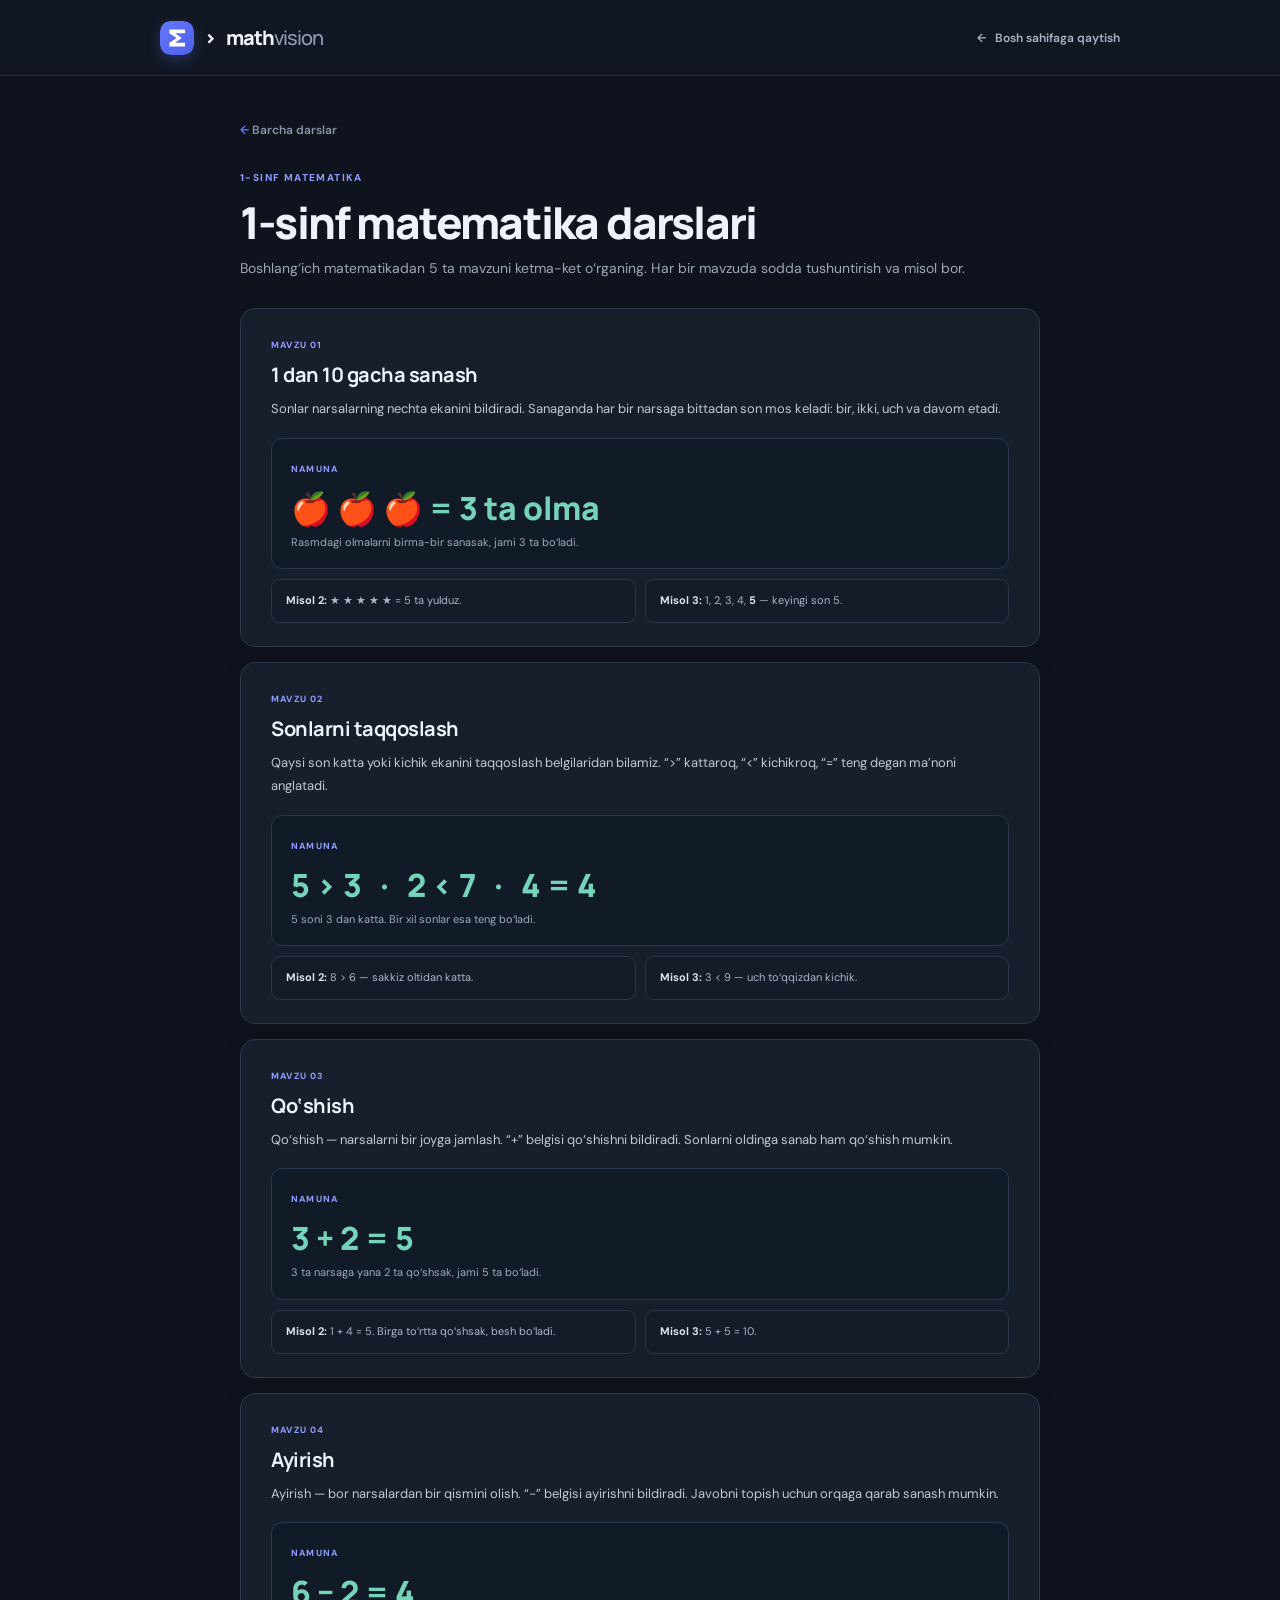
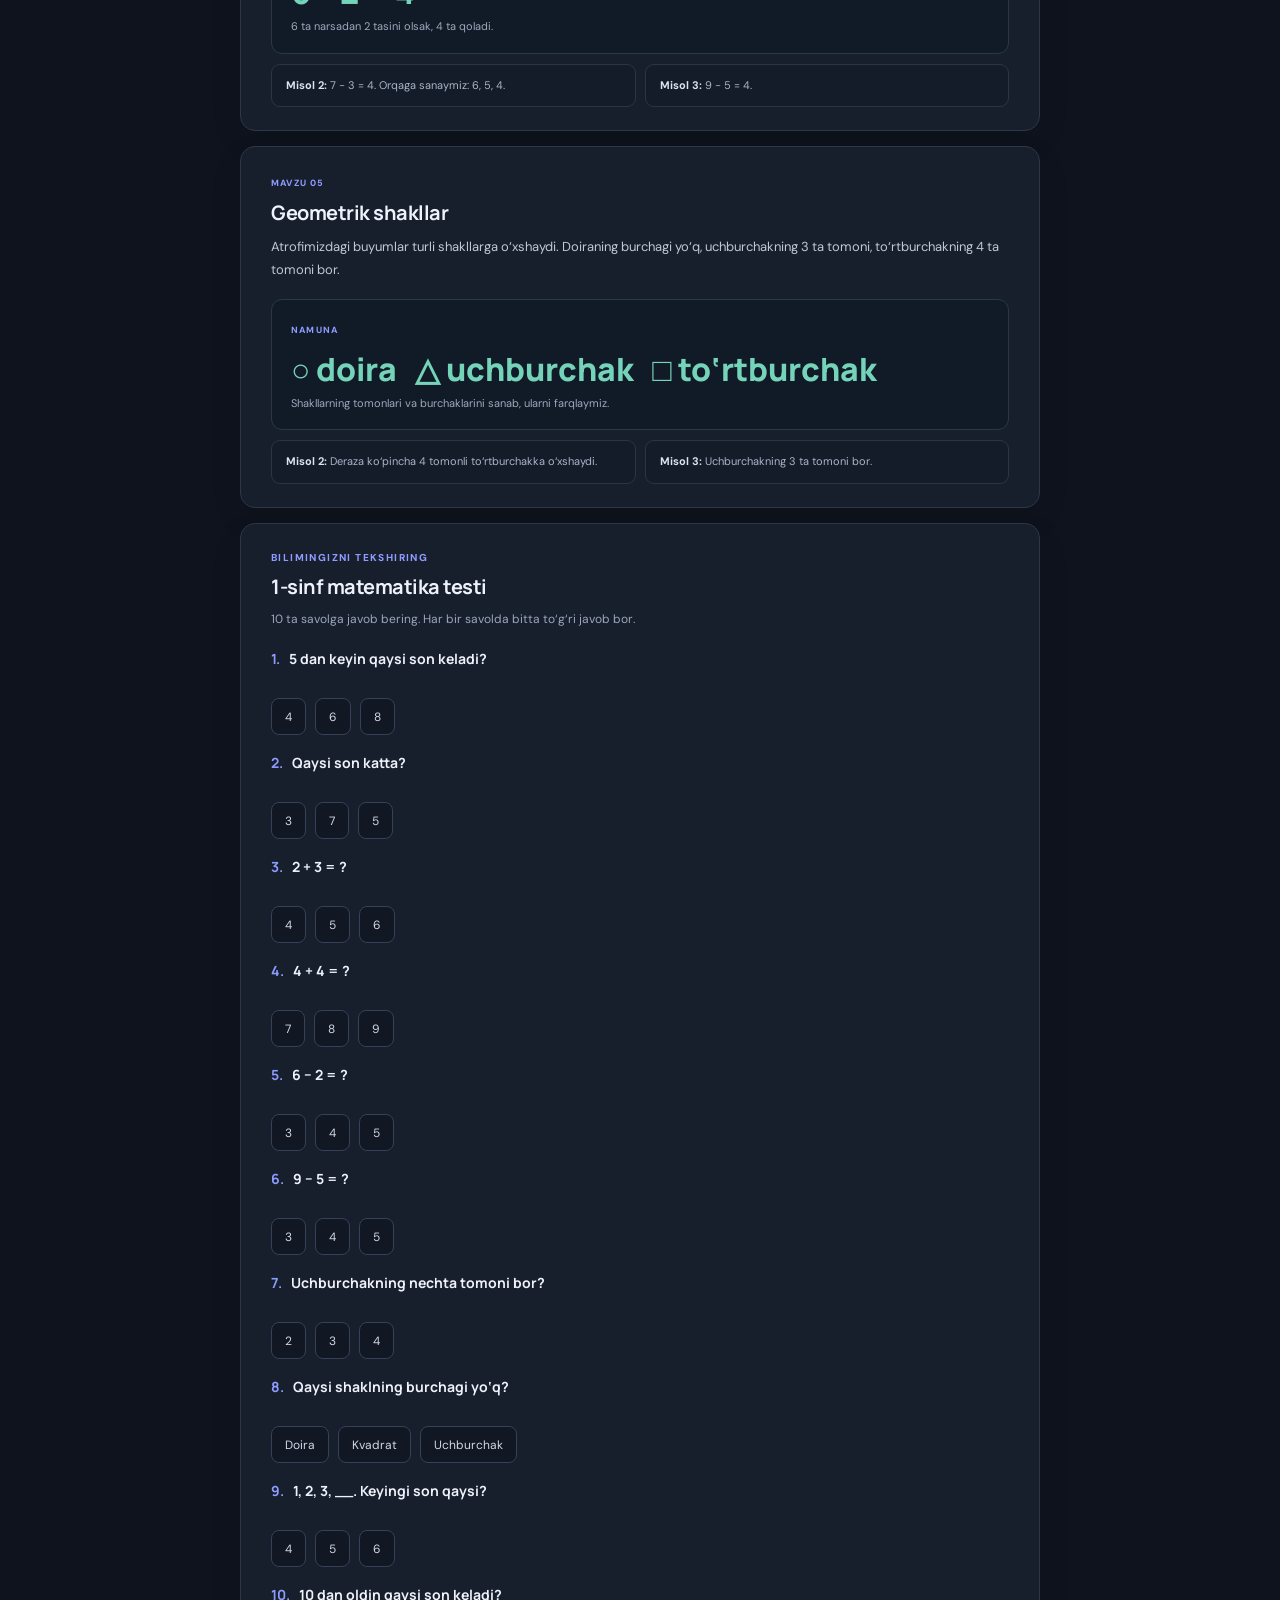
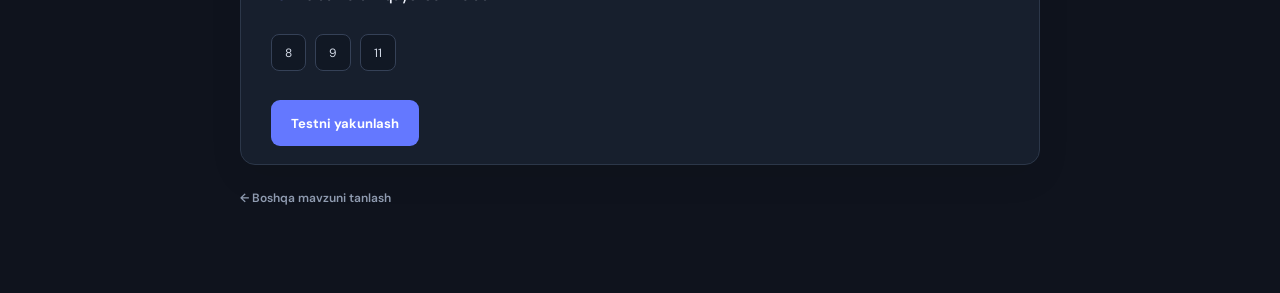
<file: dars.html>
<!doctype html>
<html lang="uz">
  <head>
    <meta charset="UTF-8" />
    <meta name="viewport" content="width=device-width, initial-scale=1.0" />
    <meta name="theme-color" content="#0f131d" />
    <title>Dars — Math Vision</title>
    <link rel="icon" href="logo.svg" type="image/svg+xml" />
    <link rel="preconnect" href="https://fonts.googleapis.com" />
    <link rel="preconnect" href="https://fonts.gstatic.com" crossorigin />
    <link
      href="https://fonts.googleapis.com/css2?family=DM+Sans:wght@400;500;600;700;800&family=Manrope:wght@400;500;600;700;800&display=swap"
      rel="stylesheet"
    />
    <link rel="stylesheet" href="dars.css" />
  </head>
  <body>
    <header class="lesson-header">
      <a class="brand" href="index.html"
        ><img class="brand-mark" src="logo.svg" alt="Math Vision logosi" />
        ><span>math<span class="brand-light">vision</span></span></a
      >
      <a class="back-link" href="index.html"
        >← <span>Bosh sahifaga qaytish</span></a
      >
    </header>
    <main class="lesson-page">
      <a class="back-small" href="index.html">← Barcha darslar</a>
      <section class="lesson-intro">
        <span class="lesson-tag">1-SINF MATEMATIKA</span>
        <h1>1-sinf matematika darslari</h1>
        <p>
          Boshlang‘ich matematikadan 5 ta mavzuni ketma-ket o‘rganing. Har bir
          mavzuda sodda tushuntirish va misol bor.
        </p>
      </section>
      <div class="topic-list">
        <section class="learn-card topic-card">
          <span class="topic-number">MAVZU 01</span>
          <h2>1 dan 10 gacha sanash</h2>
          <p>
            Sonlar narsalarning nechta ekanini bildiradi. Sanaganda har bir
            narsaga bittadan son mos keladi: bir, ikki, uch va davom etadi.
          </p>
          <div class="example-box">
            <span class="example-label">NAMUNA</span>
            <div>🍎 🍎 🍎 = 3 ta olma</div>
            <p>Rasmdagi olmalarni birma-bir sanasak, jami 3 ta bo‘ladi.</p>
          </div>
          <div class="extra-examples">
            <p><b>Misol 2:</b> ★ ★ ★ ★ ★ = 5 ta yulduz.</p>
            <p>
              <b>Misol 3:</b> 1, 2, 3, 4, <strong>5</strong> — keyingi son 5.
            </p>
          </div>
        </section>
        <section class="learn-card topic-card">
          <span class="topic-number">MAVZU 02</span>
          <h2>Sonlarni taqqoslash</h2>
          <p>
            Qaysi son katta yoki kichik ekanini taqqoslash belgilaridan bilamiz.
            “&gt;” kattaroq, “&lt;” kichikroq, “=” teng degan ma’noni anglatadi.
          </p>
          <div class="example-box">
            <span class="example-label">NAMUNA</span>
            <div>5 &gt; 3 &nbsp; · &nbsp; 2 &lt; 7 &nbsp; · &nbsp; 4 = 4</div>
            <p>5 soni 3 dan katta. Bir xil sonlar esa teng bo‘ladi.</p>
          </div>
          <div class="extra-examples">
            <p><b>Misol 2:</b> 8 &gt; 6 — sakkiz oltidan katta.</p>
            <p><b>Misol 3:</b> 3 &lt; 9 — uch to‘qqizdan kichik.</p>
          </div>
        </section>
        <section class="learn-card topic-card">
          <span class="topic-number">MAVZU 03</span>
          <h2>Qo‘shish</h2>
          <p>
            Qo‘shish — narsalarni bir joyga jamlash. “+” belgisi qo‘shishni
            bildiradi. Sonlarni oldinga sanab ham qo‘shish mumkin.
          </p>
          <div class="example-box">
            <span class="example-label">NAMUNA</span>
            <div>3 + 2 = 5</div>
            <p>3 ta narsaga yana 2 ta qo‘shsak, jami 5 ta bo‘ladi.</p>
          </div>
          <div class="extra-examples">
            <p>
              <b>Misol 2:</b> 1 + 4 = 5. Birga to‘rtta qo‘shsak, besh bo‘ladi.
            </p>
            <p><b>Misol 3:</b> 5 + 5 = 10.</p>
          </div>
        </section>
        <section class="learn-card topic-card">
          <span class="topic-number">MAVZU 04</span>
          <h2>Ayirish</h2>
          <p>
            Ayirish — bor narsalardan bir qismini olish. “−” belgisi ayirishni
            bildiradi. Javobni topish uchun orqaga qarab sanash mumkin.
          </p>
          <div class="example-box">
            <span class="example-label">NAMUNA</span>
            <div>6 − 2 = 4</div>
            <p>6 ta narsadan 2 tasini olsak, 4 ta qoladi.</p>
          </div>
          <div class="extra-examples">
            <p><b>Misol 2:</b> 7 − 3 = 4. Orqaga sanaymiz: 6, 5, 4.</p>
            <p><b>Misol 3:</b> 9 − 5 = 4.</p>
          </div>
        </section>
        <section class="learn-card topic-card">
          <span class="topic-number">MAVZU 05</span>
          <h2>Geometrik shakllar</h2>
          <p>
            Atrofimizdagi buyumlar turli shakllarga o‘xshaydi. Doiraning
            burchagi yo‘q, uchburchakning 3 ta tomoni, to‘rtburchakning 4 ta
            tomoni bor.
          </p>
          <div class="example-box">
            <span class="example-label">NAMUNA</span>
            <div>○ doira &nbsp; △ uchburchak &nbsp; □ to‘rtburchak</div>
            <p>
              Shakllarning tomonlari va burchaklarini sanab, ularni farqlaymiz.
            </p>
          </div>
          <div class="extra-examples">
            <p>
              <b>Misol 2:</b> Deraza ko‘pincha 4 tomonli to‘rtburchakka
              o‘xshaydi.
            </p>
            <p><b>Misol 3:</b> Uchburchakning 3 ta tomoni bor.</p>
          </div>
        </section>
      </div>
      <section class="practice-card quiz-card" aria-labelledby="quiz-title">
        <div class="section-kicker">BILIMINGIZNI TEKSHIRING</div>
        <h2 id="quiz-title">1-sinf matematika testi</h2>
        <p class="practice-hint">
          10 ta savolga javob bering. Har bir savolda bitta to‘g‘ri javob bor.
        </p>
        <form id="quiz-form">
          <div id="quiz-questions"></div>
          <button class="quiz-submit" type="submit">Testni yakunlash</button>
        </form>
        <div
          class="quiz-result"
          id="quiz-result"
          role="status"
          aria-live="polite"
        ></div>
      </section>
      <a class="bottom-back" href="index.html">← Boshqa mavzuni tanlash</a>
    </main>
    <script>
      const questions = [
        {
          q: "5 dan keyin qaysi son keladi?",
          options: ["4", "6", "8"],
          answer: 1,
        },
        { q: "Qaysi son katta?", options: ["3", "7", "5"], answer: 1 },
        { q: "2 + 3 = ?", options: ["4", "5", "6"], answer: 1 },
        { q: "4 + 4 = ?", options: ["7", "8", "9"], answer: 1 },
        { q: "6 − 2 = ?", options: ["3", "4", "5"], answer: 1 },
        { q: "9 − 5 = ?", options: ["3", "4", "5"], answer: 1 },
        {
          q: "Uchburchakning nechta tomoni bor?",
          options: ["2", "3", "4"],
          answer: 1,
        },
        {
          q: "Qaysi shaklning burchagi yo‘q?",
          options: ["Doira", "Kvadrat", "Uchburchak"],
          answer: 0,
        },
        {
          q: "1, 2, 3, __. Keyingi son qaysi?",
          options: ["4", "5", "6"],
          answer: 0,
        },
        {
          q: "10 dan oldin qaysi son keladi?",
          options: ["8", "9", "11"],
          answer: 1,
        },
      ];
      const quizQuestions = document.querySelector("#quiz-questions");
      questions.forEach((question, index) => {
        const fieldset = document.createElement("fieldset");
        fieldset.className = "quiz-question";
        fieldset.innerHTML = `<legend><span>${index + 1}.</span> ${question.q}</legend><div class="quiz-options">${question.options.map((option, optionIndex) => `<label><input type="radio" name="question-${index}" value="${optionIndex}"><span>${option}</span></label>`).join("")}</div>`;
        quizQuestions.append(fieldset);
      });
      document
        .querySelector("#quiz-form")
        .addEventListener("submit", (event) => {
          event.preventDefault();
          const form = new FormData(event.currentTarget);
          let score = 0;
          let unanswered = 0;
          questions.forEach((question, index) => {
            const answer = form.get(`question-${index}`);
            if (answer === null) unanswered++;
            else if (Number(answer) === question.answer) score++;
          });
          const result = document.querySelector("#quiz-result");
          if (unanswered) {
            result.textContent = `Yana ${unanswered} ta savolga javob bering.`;
            result.className = "quiz-result result-reminder";
            return;
          }
          result.textContent = `Natijangiz: ${score} / ${questions.length}. ${score >= 8 ? "Barakalla, juda yaxshi!" : "Yaxshi urinish! Mavzularni yana bir ko‘rib chiqing."}`;
          result.className = `quiz-result ${score >= 8 ? "result-success" : "result-reminder"}`;
          result.scrollIntoView({ behavior: "smooth", block: "center" });
        });
    </script>
  </body>
</html>
</file>
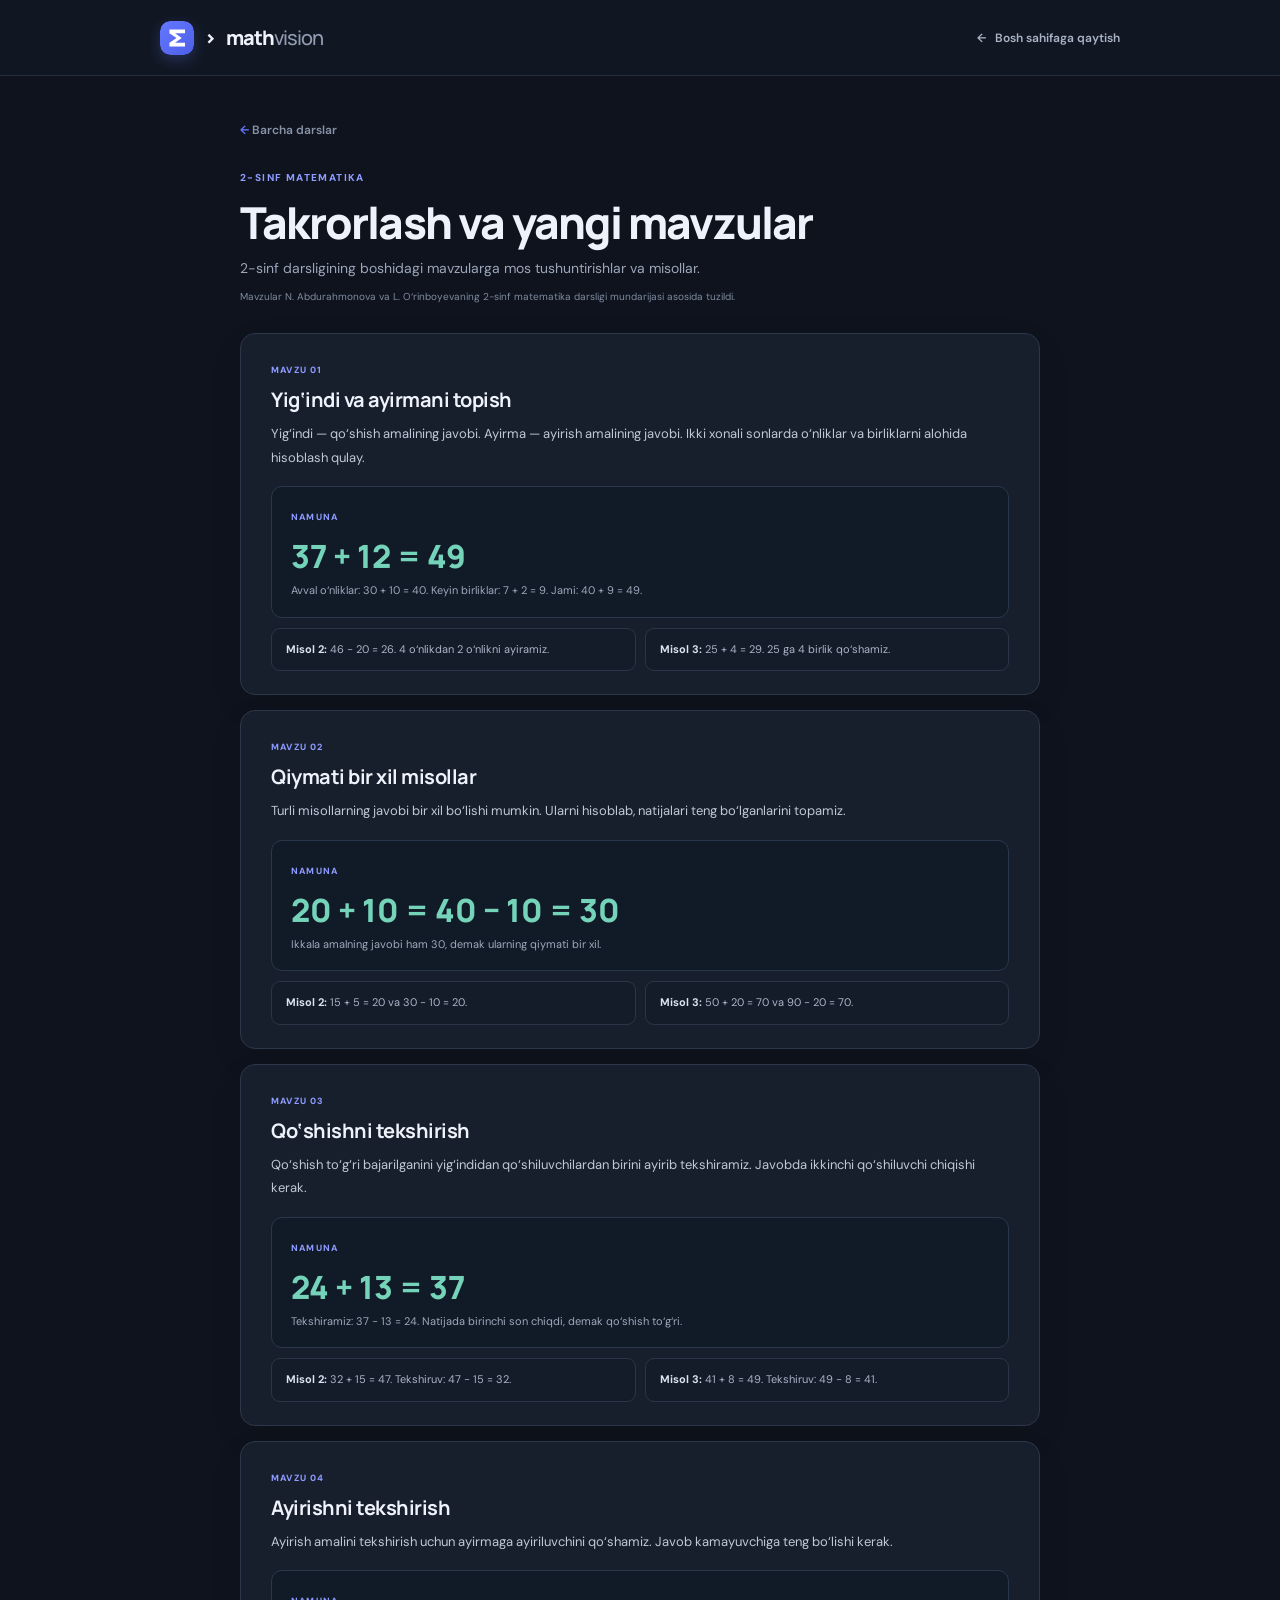
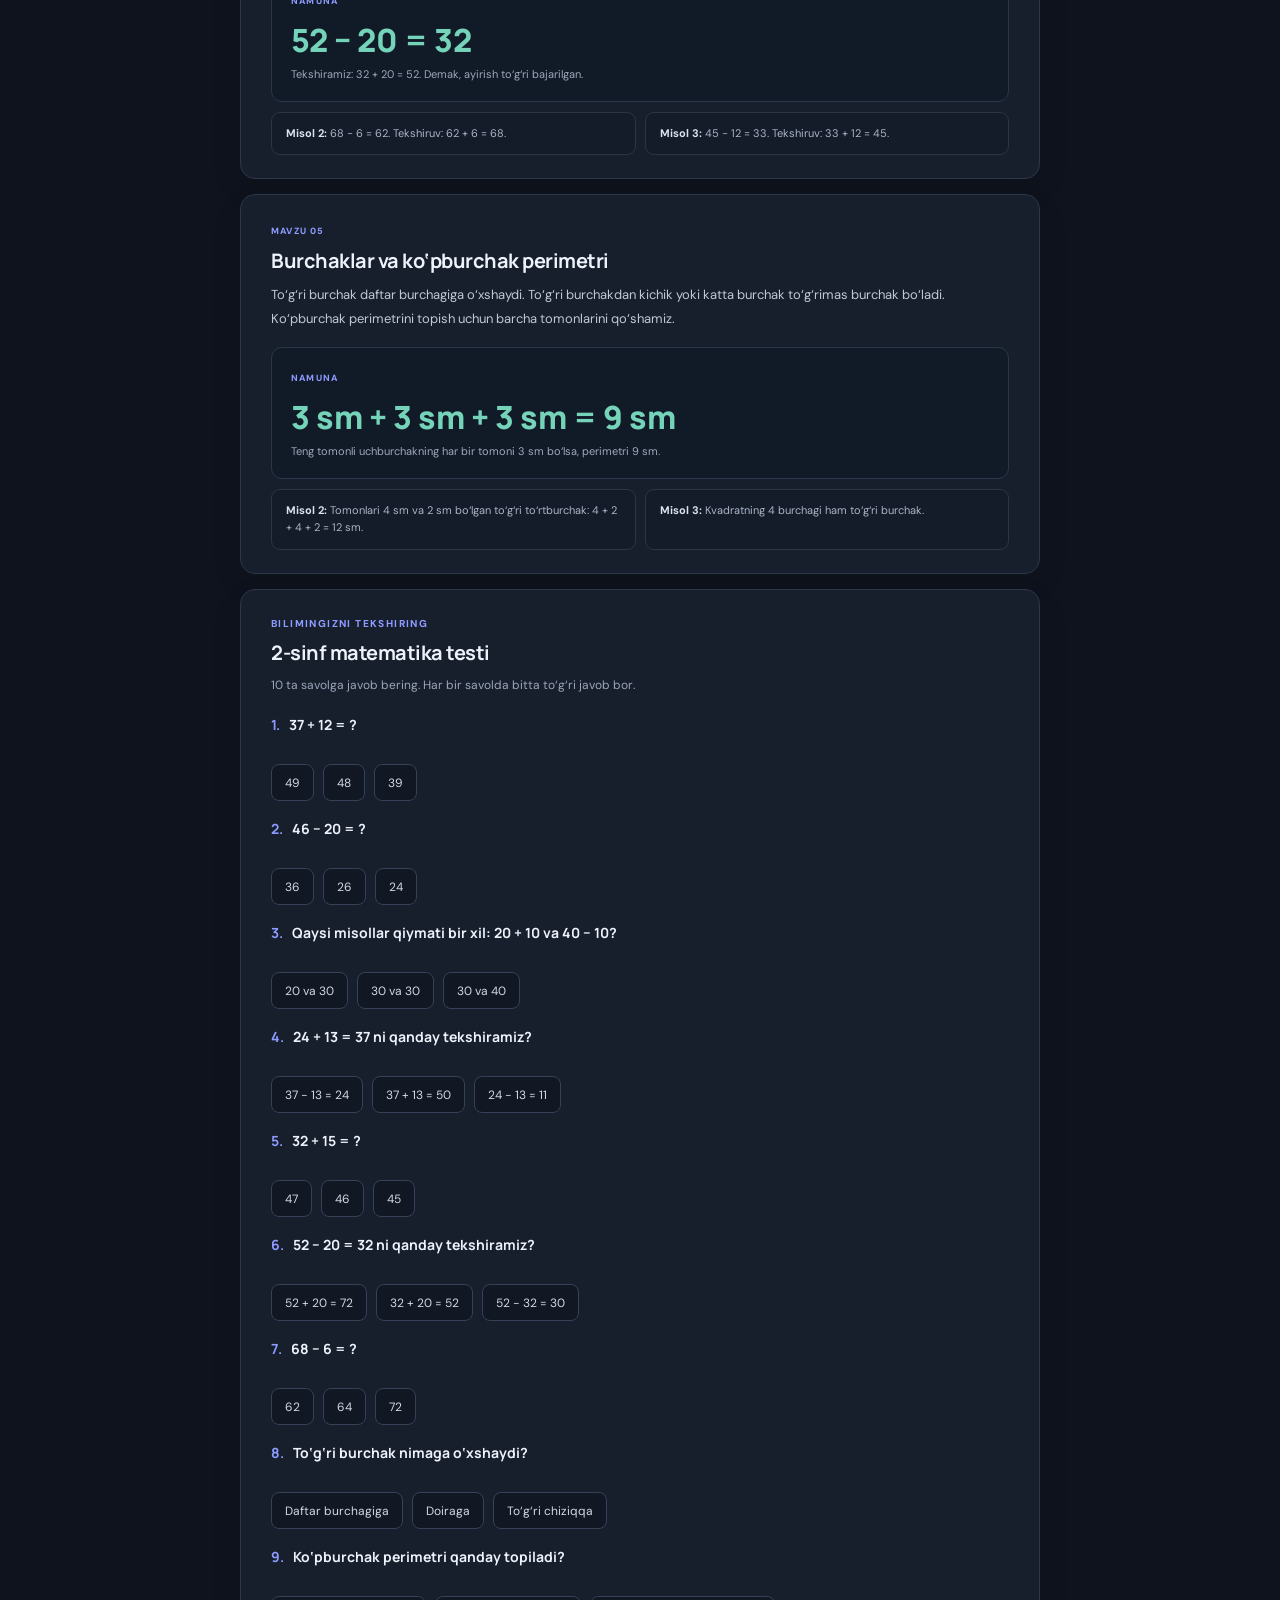
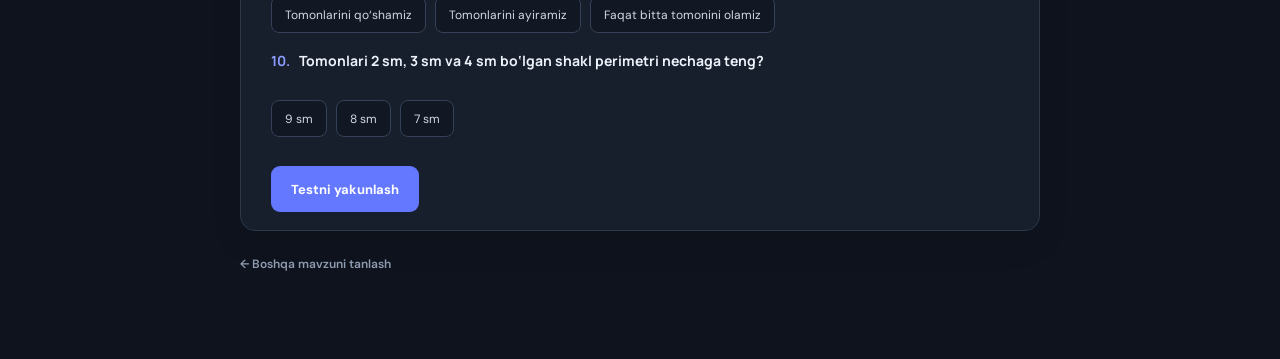
<file: dars2.html>
<!doctype html>
<html lang="uz">
  <head>
    <meta charset="UTF-8" />
    <meta name="viewport" content="width=device-width, initial-scale=1.0" />
    <meta name="theme-color" content="#0f131d" />
    <meta
      name="description"
      content="2-sinf matematika: darslik asosidagi mavzular, misollar va test."
    />
    <title>2-sinf matematika — Math Vision</title>
    <link rel="icon" href="logo.svg" type="image/svg+xml" />
    <link rel="preconnect" href="https://fonts.googleapis.com" />
    <link rel="preconnect" href="https://fonts.gstatic.com" crossorigin />
    <link
      href="https://fonts.googleapis.com/css2?family=DM+Sans:wght@400;500;600;700;800&family=Manrope:wght@400;500;600;700;800&display=swap"
      rel="stylesheet"
    />
    <link rel="stylesheet" href="dars.css" />
  </head>
  <body>
    <header class="lesson-header">
      <a class="brand" href="index.html"
        ><img class="brand-mark" src="logo.svg" alt="Math Vision logosi" />
        ><span>math<span class="brand-light">vision</span></span></a
      >
      <a class="back-link" href="index.html"
        >← <span>Bosh sahifaga qaytish</span></a
      >
    </header>
    <main class="lesson-page">
      <a class="back-small" href="index.html#lessons">← Barcha darslar</a>
      <section class="lesson-intro">
        <span class="lesson-tag">2-SINF MATEMATIKA</span>
        <h1>Takrorlash va yangi mavzular</h1>
        <p>
          2-sinf darsligining boshidagi mavzularga mos tushuntirishlar va
          misollar.
        </p>
        <p class="source-note">
          Mavzular N. Abdurahmonova va L. O‘rinboyevaning 2-sinf matematika
          darsligi mundarijasi asosida tuzildi.
        </p>
      </section>
      <div class="topic-list">
        <section class="learn-card topic-card">
          <span class="topic-number">MAVZU 01</span>
          <h2>Yig‘indi va ayirmani topish</h2>
          <p>
            Yig‘indi — qo‘shish amalining javobi. Ayirma — ayirish amalining
            javobi. Ikki xonali sonlarda o‘nliklar va birliklarni alohida
            hisoblash qulay.
          </p>
          <div class="example-box">
            <span class="example-label">NAMUNA</span>
            <div>37 + 12 = 49</div>
            <p>
              Avval o‘nliklar: 30 + 10 = 40. Keyin birliklar: 7 + 2 = 9. Jami:
              40 + 9 = 49.
            </p>
          </div>
          <div class="extra-examples">
            <p>
              <b>Misol 2:</b> 46 − 20 = 26. 4 o‘nlikdan 2 o‘nlikni ayiramiz.
            </p>
            <p><b>Misol 3:</b> 25 + 4 = 29. 25 ga 4 birlik qo‘shamiz.</p>
          </div>
        </section>
        <section class="learn-card topic-card">
          <span class="topic-number">MAVZU 02</span>
          <h2>Qiymati bir xil misollar</h2>
          <p>
            Turli misollarning javobi bir xil bo‘lishi mumkin. Ularni hisoblab,
            natijalari teng bo‘lganlarini topamiz.
          </p>
          <div class="example-box">
            <span class="example-label">NAMUNA</span>
            <div>20 + 10 = 40 − 10 = 30</div>
            <p>
              Ikkala amalning javobi ham 30, demak ularning qiymati bir xil.
            </p>
          </div>
          <div class="extra-examples">
            <p><b>Misol 2:</b> 15 + 5 = 20 va 30 − 10 = 20.</p>
            <p><b>Misol 3:</b> 50 + 20 = 70 va 90 − 20 = 70.</p>
          </div>
        </section>
        <section class="learn-card topic-card">
          <span class="topic-number">MAVZU 03</span>
          <h2>Qo‘shishni tekshirish</h2>
          <p>
            Qo‘shish to‘g‘ri bajarilganini yig‘indidan qo‘shiluvchilardan birini
            ayirib tekshiramiz. Javobda ikkinchi qo‘shiluvchi chiqishi kerak.
          </p>
          <div class="example-box">
            <span class="example-label">NAMUNA</span>
            <div>24 + 13 = 37</div>
            <p>
              Tekshiramiz: 37 − 13 = 24. Natijada birinchi son chiqdi, demak
              qo‘shish to‘g‘ri.
            </p>
          </div>
          <div class="extra-examples">
            <p><b>Misol 2:</b> 32 + 15 = 47. Tekshiruv: 47 − 15 = 32.</p>
            <p><b>Misol 3:</b> 41 + 8 = 49. Tekshiruv: 49 − 8 = 41.</p>
          </div>
        </section>
        <section class="learn-card topic-card">
          <span class="topic-number">MAVZU 04</span>
          <h2>Ayirishni tekshirish</h2>
          <p>
            Ayirish amalini tekshirish uchun ayirmaga ayiriluvchini qo‘shamiz.
            Javob kamayuvchiga teng bo‘lishi kerak.
          </p>
          <div class="example-box">
            <span class="example-label">NAMUNA</span>
            <div>52 − 20 = 32</div>
            <p>Tekshiramiz: 32 + 20 = 52. Demak, ayirish to‘g‘ri bajarilgan.</p>
          </div>
          <div class="extra-examples">
            <p><b>Misol 2:</b> 68 − 6 = 62. Tekshiruv: 62 + 6 = 68.</p>
            <p><b>Misol 3:</b> 45 − 12 = 33. Tekshiruv: 33 + 12 = 45.</p>
          </div>
        </section>
        <section class="learn-card topic-card">
          <span class="topic-number">MAVZU 05</span>
          <h2>Burchaklar va ko‘pburchak perimetri</h2>
          <p>
            To‘g‘ri burchak daftar burchagiga o‘xshaydi. To‘g‘ri burchakdan
            kichik yoki katta burchak to‘g‘rimas burchak bo‘ladi. Ko‘pburchak
            perimetrini topish uchun barcha tomonlarini qo‘shamiz.
          </p>
          <div class="example-box">
            <span class="example-label">NAMUNA</span>
            <div>3 sm + 3 sm + 3 sm = 9 sm</div>
            <p>
              Teng tomonli uchburchakning har bir tomoni 3 sm bo‘lsa, perimetri
              9 sm.
            </p>
          </div>
          <div class="extra-examples">
            <p>
              <b>Misol 2:</b> Tomonlari 4 sm va 2 sm bo‘lgan to‘g‘ri
              to‘rtburchak: 4 + 2 + 4 + 2 = 12 sm.
            </p>
            <p><b>Misol 3:</b> Kvadratning 4 burchagi ham to‘g‘ri burchak.</p>
          </div>
        </section>
      </div>
      <section class="practice-card quiz-card" aria-labelledby="quiz-title">
        <div class="section-kicker">BILIMINGIZNI TEKSHIRING</div>
        <h2 id="quiz-title">2-sinf matematika testi</h2>
        <p class="practice-hint">
          10 ta savolga javob bering. Har bir savolda bitta to‘g‘ri javob bor.
        </p>
        <form id="quiz-form">
          <div id="quiz-questions"></div>
          <button class="quiz-submit" type="submit">Testni yakunlash</button>
        </form>
        <div
          class="quiz-result"
          id="quiz-result"
          role="status"
          aria-live="polite"
        ></div>
      </section>
      <a class="bottom-back" href="index.html#lessons"
        >← Boshqa mavzuni tanlash</a
      >
    </main>
    <script>
      const questions = [
        { q: "37 + 12 = ?", options: ["49", "48", "39"], answer: 0 },
        { q: "46 − 20 = ?", options: ["36", "26", "24"], answer: 1 },
        {
          q: "Qaysi misollar qiymati bir xil: 20 + 10 va 40 − 10?",
          options: ["20 va 30", "30 va 30", "30 va 40"],
          answer: 1,
        },
        {
          q: "24 + 13 = 37 ni qanday tekshiramiz?",
          options: ["37 − 13 = 24", "37 + 13 = 50", "24 − 13 = 11"],
          answer: 0,
        },
        { q: "32 + 15 = ?", options: ["47", "46", "45"], answer: 0 },
        {
          q: "52 − 20 = 32 ni qanday tekshiramiz?",
          options: ["52 + 20 = 72", "32 + 20 = 52", "52 − 32 = 30"],
          answer: 1,
        },
        { q: "68 − 6 = ?", options: ["62", "64", "72"], answer: 0 },
        {
          q: "To‘g‘ri burchak nimaga o‘xshaydi?",
          options: ["Daftar burchagiga", "Doiraga", "To‘g‘ri chiziqqa"],
          answer: 0,
        },
        {
          q: "Ko‘pburchak perimetri qanday topiladi?",
          options: [
            "Tomonlarini qo‘shamiz",
            "Tomonlarini ayiramiz",
            "Faqat bitta tomonini olamiz",
          ],
          answer: 0,
        },
        {
          q: "Tomonlari 2 sm, 3 sm va 4 sm bo‘lgan shakl perimetri nechaga teng?",
          options: ["9 sm", "8 sm", "7 sm"],
          answer: 0,
        },
      ];
      const quizQuestions = document.querySelector("#quiz-questions");
      questions.forEach((question, index) => {
        const fieldset = document.createElement("fieldset");
        fieldset.className = "quiz-question";
        fieldset.innerHTML = `<legend><span>${index + 1}.</span> ${question.q}</legend><div class="quiz-options">${question.options.map((option, optionIndex) => `<label><input type="radio" name="question-${index}" value="${optionIndex}"><span>${option}</span></label>`).join("")}</div>`;
        quizQuestions.append(fieldset);
      });
      document
        .querySelector("#quiz-form")
        .addEventListener("submit", (event) => {
          event.preventDefault();
          const form = new FormData(event.currentTarget);
          let score = 0;
          let unanswered = 0;
          questions.forEach((question, index) => {
            const answer = form.get(`question-${index}`);
            if (answer === null) unanswered++;
            else if (Number(answer) === question.answer) score++;
          });
          const result = document.querySelector("#quiz-result");
          if (unanswered) {
            result.textContent = `Yana ${unanswered} ta savolga javob bering.`;
            result.className = "quiz-result result-reminder";
            return;
          }
          result.textContent = `Natijangiz: ${score} / ${questions.length}. ${score >= 8 ? "Barakalla, juda yaxshi!" : "Yaxshi urinish! Mavzularni yana bir ko‘rib chiqing."}`;
          result.className = `quiz-result ${score >= 8 ? "result-success" : "result-reminder"}`;
          result.scrollIntoView({ behavior: "smooth", block: "center" });
        });
    </script>
  </body>
</html>
</file>
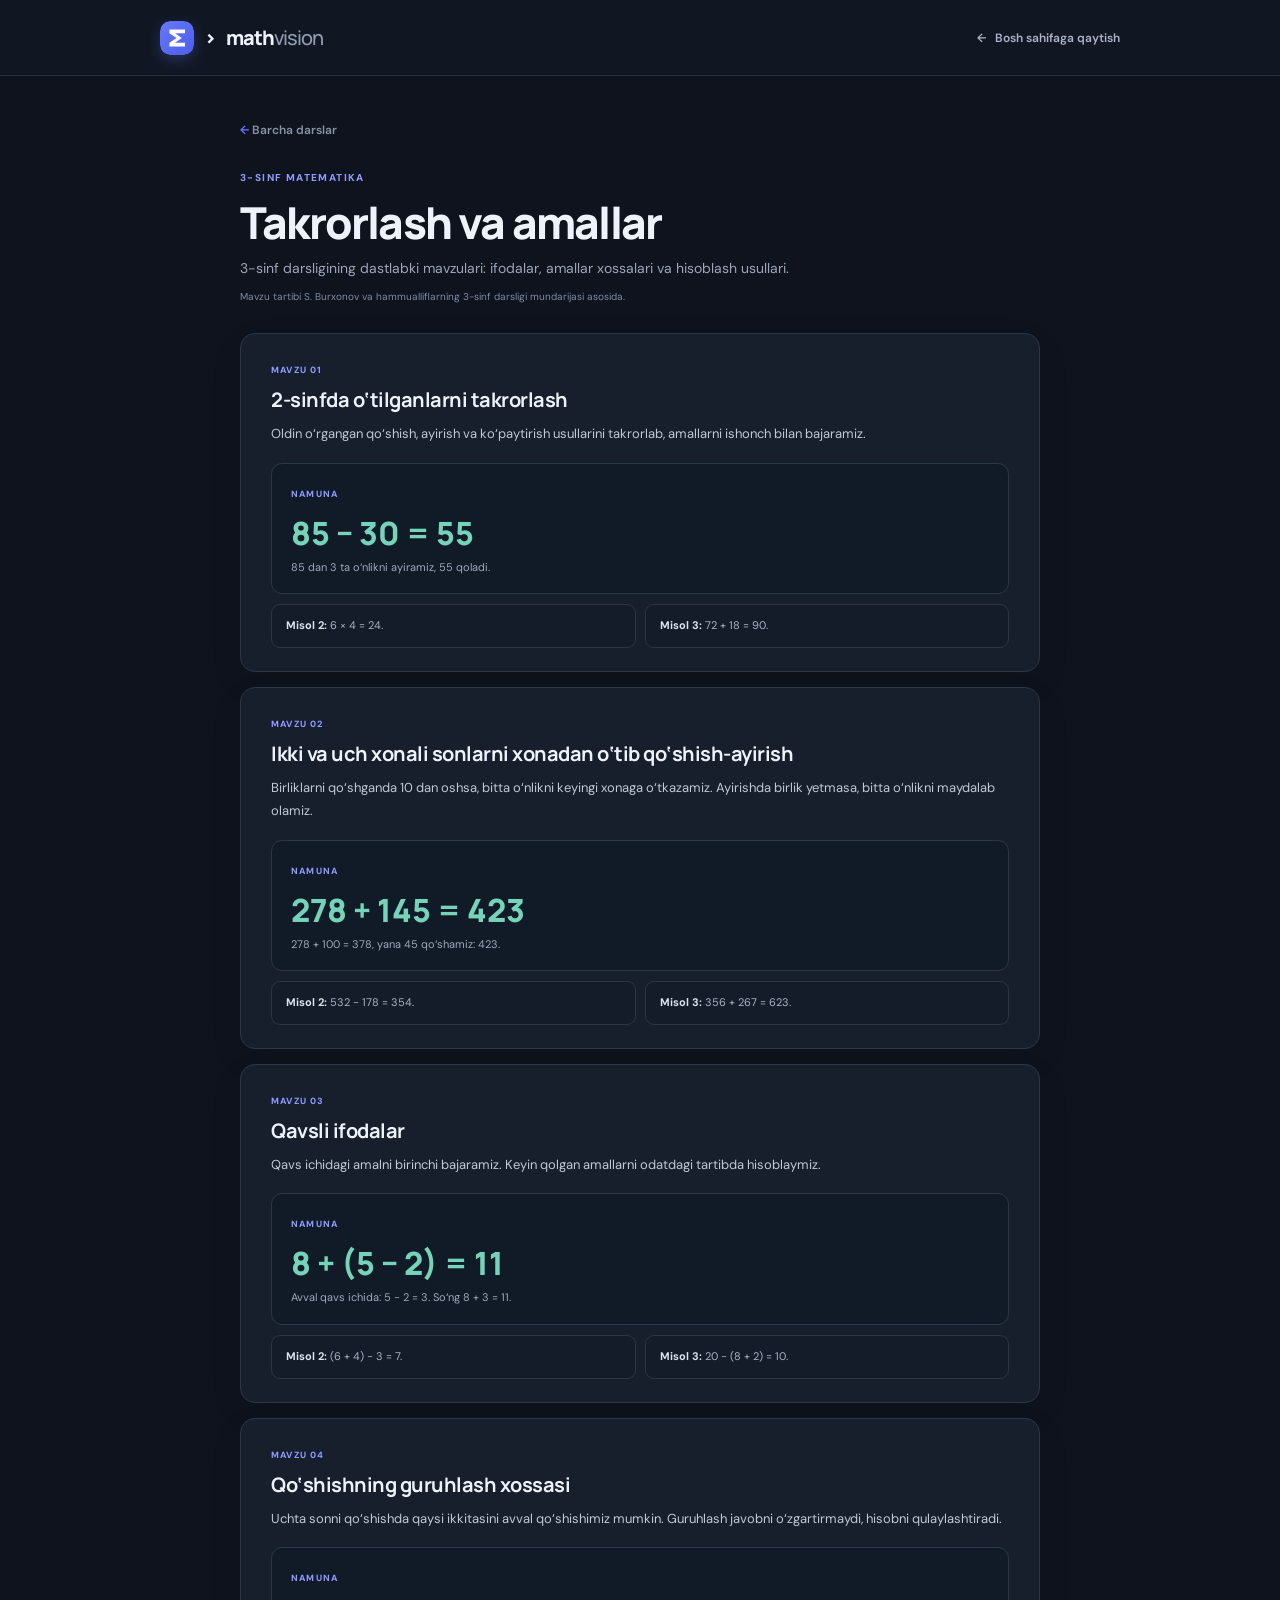
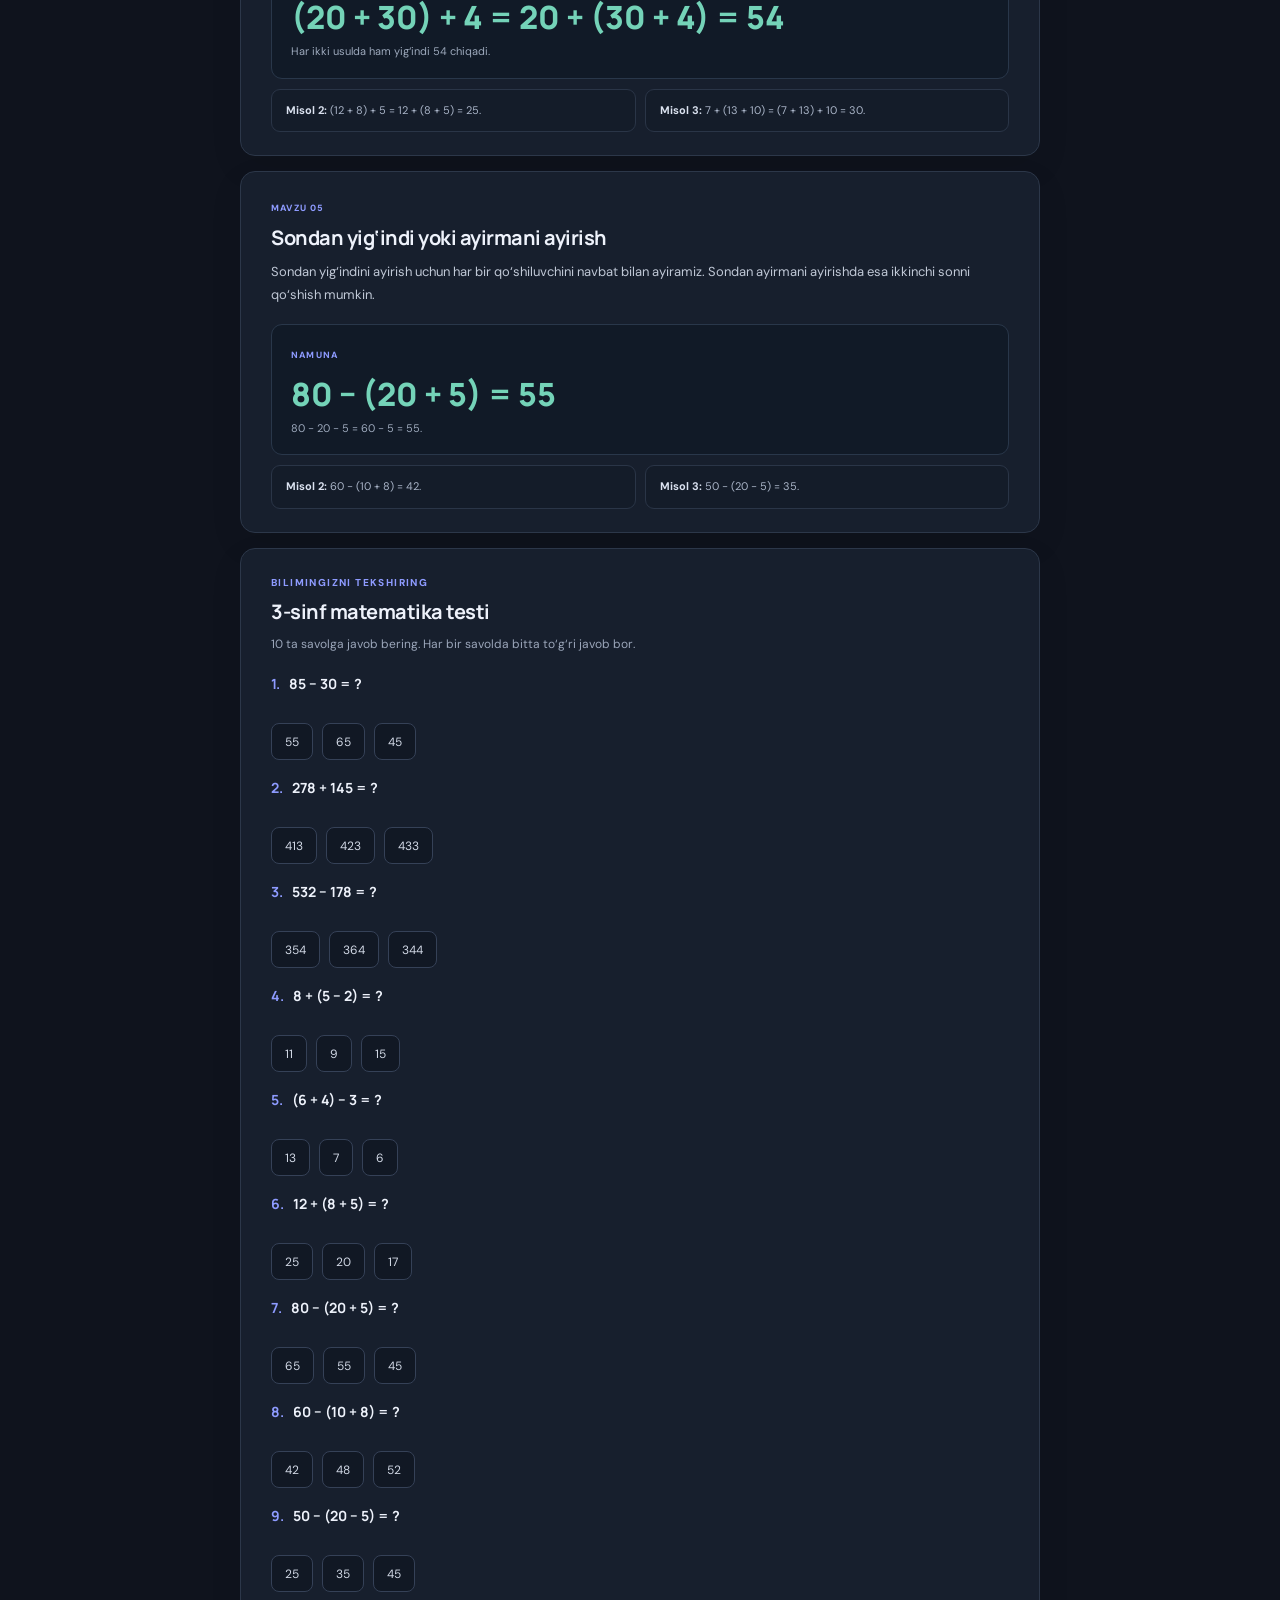
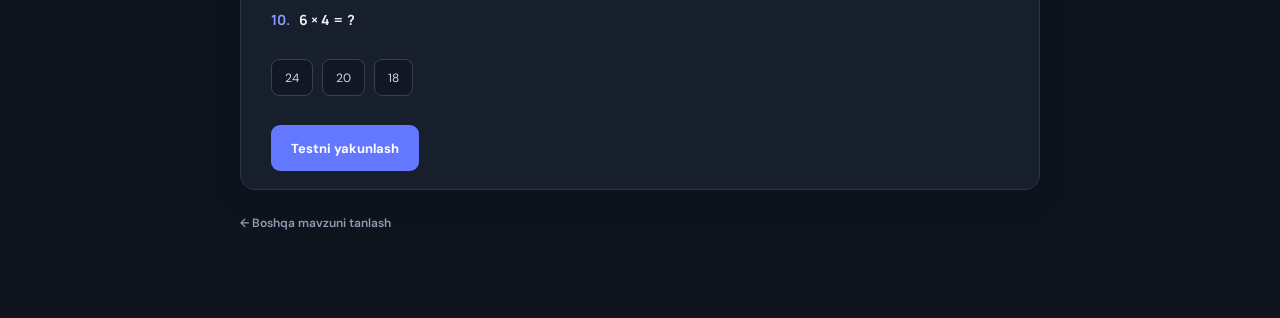
<file: dars3.html>
<!doctype html>
<html lang="uz">
  <head>
    <meta charset="UTF-8" />
    <meta name="viewport" content="width=device-width, initial-scale=1.0" />
    <meta name="theme-color" content="#0f131d" />
    <meta
      name="description"
      content="3-sinf matematika: darslik asosidagi mavzular, misollar va test."
    />
    <title>3-sinf matematika — Math Vision</title>
    <link rel="icon" href="logo.svg" type="image/svg+xml" />
    <link rel="preconnect" href="https://fonts.googleapis.com" />
    <link rel="preconnect" href="https://fonts.gstatic.com" crossorigin />
    <link
      href="https://fonts.googleapis.com/css2?family=DM+Sans:wght@400;500;600;700;800&family=Manrope:wght@400;500;600;700;800&display=swap"
      rel="stylesheet"
    />
    <link rel="stylesheet" href="dars.css" />
  </head>
  <body>
    <header class="lesson-header">
      <a class="brand" href="index.html"
        ><img class="brand-mark" src="logo.svg" alt="Math Vision logosi" />
        ><span>math<span class="brand-light">vision</span></span></a
      ><a class="back-link" href="index.html"
        >← <span>Bosh sahifaga qaytish</span></a
      >
    </header>
    <main class="lesson-page">
      <a class="back-small" href="index.html#lessons">← Barcha darslar</a>
      <section class="lesson-intro">
        <span class="lesson-tag">3-SINF MATEMATIKA</span>
        <h1>Takrorlash va amallar</h1>
        <p>
          3-sinf darsligining dastlabki mavzulari: ifodalar, amallar xossalari
          va hisoblash usullari.
        </p>
        <p class="source-note">
          Mavzu tartibi S. Burxonov va hammualliflarning 3-sinf darsligi
          mundarijasi asosida.
        </p>
      </section>
      <div class="topic-list">
        <section class="learn-card topic-card">
          <span class="topic-number">MAVZU 01</span>
          <h2>2-sinfda o‘tilganlarni takrorlash</h2>
          <p>
            Oldin o‘rgangan qo‘shish, ayirish va ko‘paytirish usullarini
            takrorlab, amallarni ishonch bilan bajaramiz.
          </p>
          <div class="example-box">
            <span class="example-label">NAMUNA</span>
            <div>85 − 30 = 55</div>
            <p>85 dan 3 ta o‘nlikni ayiramiz, 55 qoladi.</p>
          </div>
          <div class="extra-examples">
            <p><b>Misol 2:</b> 6 × 4 = 24.</p>
            <p><b>Misol 3:</b> 72 + 18 = 90.</p>
          </div>
        </section>
        <section class="learn-card topic-card">
          <span class="topic-number">MAVZU 02</span>
          <h2>Ikki va uch xonali sonlarni xonadan o‘tib qo‘shish-ayirish</h2>
          <p>
            Birliklarni qo‘shganda 10 dan oshsa, bitta o‘nlikni keyingi xonaga
            o‘tkazamiz. Ayirishda birlik yetmasa, bitta o‘nlikni maydalab
            olamiz.
          </p>
          <div class="example-box">
            <span class="example-label">NAMUNA</span>
            <div>278 + 145 = 423</div>
            <p>278 + 100 = 378, yana 45 qo‘shamiz: 423.</p>
          </div>
          <div class="extra-examples">
            <p><b>Misol 2:</b> 532 − 178 = 354.</p>
            <p><b>Misol 3:</b> 356 + 267 = 623.</p>
          </div>
        </section>
        <section class="learn-card topic-card">
          <span class="topic-number">MAVZU 03</span>
          <h2>Qavsli ifodalar</h2>
          <p>
            Qavs ichidagi amalni birinchi bajaramiz. Keyin qolgan amallarni
            odatdagi tartibda hisoblaymiz.
          </p>
          <div class="example-box">
            <span class="example-label">NAMUNA</span>
            <div>8 + (5 − 2) = 11</div>
            <p>Avval qavs ichida: 5 − 2 = 3. So‘ng 8 + 3 = 11.</p>
          </div>
          <div class="extra-examples">
            <p><b>Misol 2:</b> (6 + 4) − 3 = 7.</p>
            <p><b>Misol 3:</b> 20 − (8 + 2) = 10.</p>
          </div>
        </section>
        <section class="learn-card topic-card">
          <span class="topic-number">MAVZU 04</span>
          <h2>Qo‘shishning guruhlash xossasi</h2>
          <p>
            Uchta sonni qo‘shishda qaysi ikkitasini avval qo‘shishimiz mumkin.
            Guruhlash javobni o‘zgartirmaydi, hisobni qulaylashtiradi.
          </p>
          <div class="example-box">
            <span class="example-label">NAMUNA</span>
            <div>(20 + 30) + 4 = 20 + (30 + 4) = 54</div>
            <p>Har ikki usulda ham yig‘indi 54 chiqadi.</p>
          </div>
          <div class="extra-examples">
            <p><b>Misol 2:</b> (12 + 8) + 5 = 12 + (8 + 5) = 25.</p>
            <p><b>Misol 3:</b> 7 + (13 + 10) = (7 + 13) + 10 = 30.</p>
          </div>
        </section>
        <section class="learn-card topic-card">
          <span class="topic-number">MAVZU 05</span>
          <h2>Sondan yig‘indi yoki ayirmani ayirish</h2>
          <p>
            Sondan yig‘indini ayirish uchun har bir qo‘shiluvchini navbat bilan
            ayiramiz. Sondan ayirmani ayirishda esa ikkinchi sonni qo‘shish
            mumkin.
          </p>
          <div class="example-box">
            <span class="example-label">NAMUNA</span>
            <div>80 − (20 + 5) = 55</div>
            <p>80 − 20 − 5 = 60 − 5 = 55.</p>
          </div>
          <div class="extra-examples">
            <p><b>Misol 2:</b> 60 − (10 + 8) = 42.</p>
            <p><b>Misol 3:</b> 50 − (20 − 5) = 35.</p>
          </div>
        </section>
      </div>
      <section class="practice-card quiz-card" aria-labelledby="quiz-title">
        <div class="section-kicker">BILIMINGIZNI TEKSHIRING</div>
        <h2 id="quiz-title">3-sinf matematika testi</h2>
        <p class="practice-hint">
          10 ta savolga javob bering. Har bir savolda bitta to‘g‘ri javob bor.
        </p>
        <form id="quiz-form">
          <div id="quiz-questions"></div>
          <button class="quiz-submit" type="submit">Testni yakunlash</button>
        </form>
        <div
          class="quiz-result"
          id="quiz-result"
          role="status"
          aria-live="polite"
        ></div>
      </section>
      <a class="bottom-back" href="index.html#lessons"
        >← Boshqa mavzuni tanlash</a
      >
    </main>
    <script>
      const questions = [
        { q: "85 − 30 = ?", options: ["55", "65", "45"], answer: 0 },
        { q: "278 + 145 = ?", options: ["413", "423", "433"], answer: 1 },
        { q: "532 − 178 = ?", options: ["354", "364", "344"], answer: 0 },
        { q: "8 + (5 − 2) = ?", options: ["11", "9", "15"], answer: 0 },
        { q: "(6 + 4) − 3 = ?", options: ["13", "7", "6"], answer: 1 },
        { q: "12 + (8 + 5) = ?", options: ["25", "20", "17"], answer: 0 },
        { q: "80 − (20 + 5) = ?", options: ["65", "55", "45"], answer: 1 },
        { q: "60 − (10 + 8) = ?", options: ["42", "48", "52"], answer: 0 },
        { q: "50 − (20 − 5) = ?", options: ["25", "35", "45"], answer: 1 },
        { q: "6 × 4 = ?", options: ["24", "20", "18"], answer: 0 },
      ];
      const quizQuestions = document.querySelector("#quiz-questions");
      questions.forEach((question, index) => {
        const fieldset = document.createElement("fieldset");
        fieldset.className = "quiz-question";
        fieldset.innerHTML = `<legend><span>${index + 1}.</span> ${question.q}</legend><div class="quiz-options">${question.options.map((option, optionIndex) => `<label><input type="radio" name="question-${index}" value="${optionIndex}"><span>${option}</span></label>`).join("")}</div>`;
        quizQuestions.append(fieldset);
      });
      document
        .querySelector("#quiz-form")
        .addEventListener("submit", (event) => {
          event.preventDefault();
          const form = new FormData(event.currentTarget);
          let score = 0,
            unanswered = 0;
          questions.forEach((question, index) => {
            const answer = form.get(`question-${index}`);
            if (answer === null) unanswered++;
            else if (Number(answer) === question.answer) score++;
          });
          const result = document.querySelector("#quiz-result");
          if (unanswered) {
            result.textContent = `Yana ${unanswered} ta savolga javob bering.`;
            result.className = "quiz-result result-reminder";
            return;
          }
          result.textContent = `Natijangiz: ${score} / ${questions.length}. ${score >= 8 ? "Barakalla, juda yaxshi!" : "Yaxshi urinish! Mavzularni yana bir ko‘rib chiqing."}`;
          result.className = `quiz-result ${score >= 8 ? "result-success" : "result-reminder"}`;
          result.scrollIntoView({ behavior: "smooth", block: "center" });
        });
    </script>
  </body>
</html>
</file>
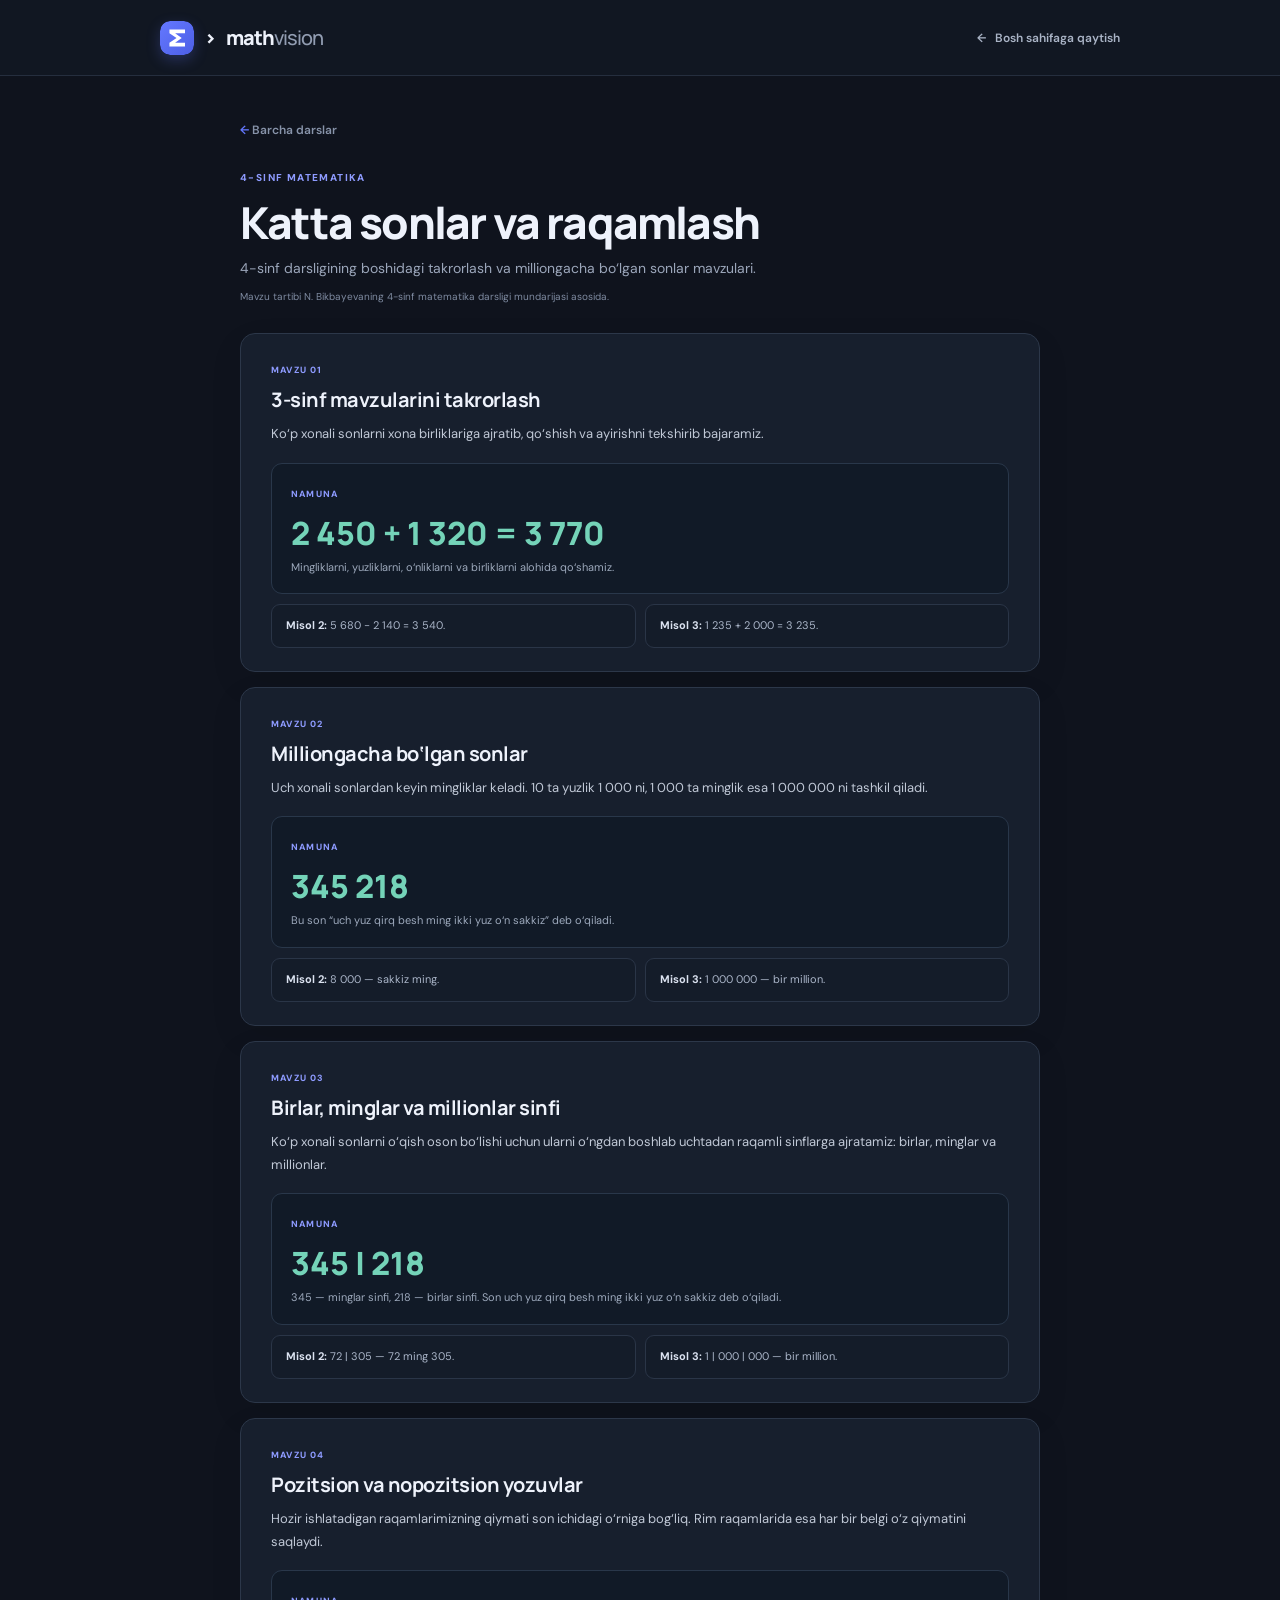
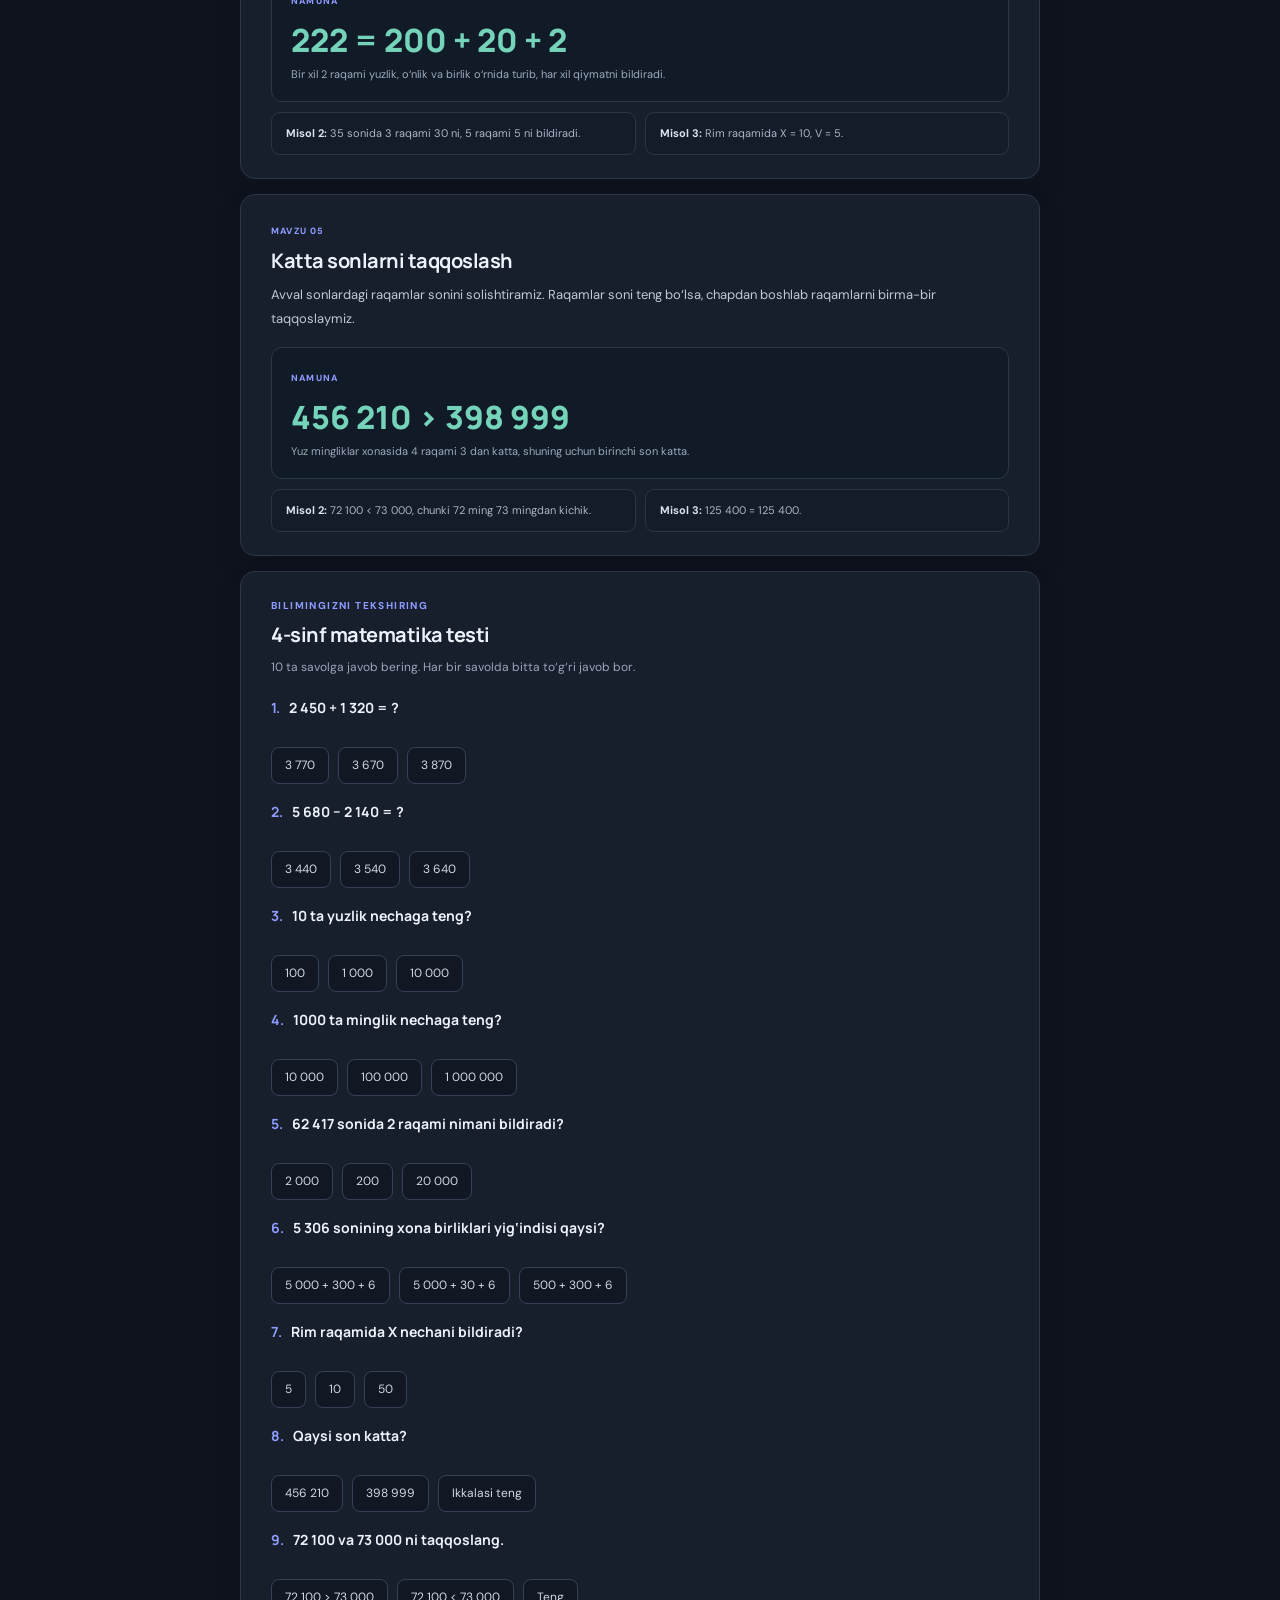
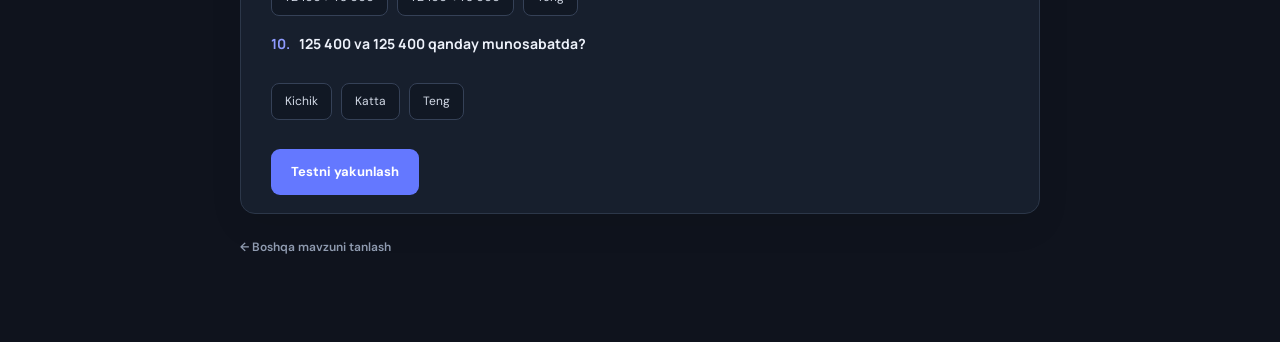
<file: dars4.html>
<!doctype html>
<html lang="uz">
  <head>
    <meta charset="UTF-8" />
    <meta name="viewport" content="width=device-width, initial-scale=1.0" />
    <meta name="theme-color" content="#0f131d" />
    <meta
      name="description"
      content="4-sinf matematika: darslik asosidagi mavzular, misollar va test."
    />
    <title>4-sinf matematika — Math Vision</title>
    <link rel="icon" href="logo.svg" type="image/svg+xml" />
    <link rel="preconnect" href="https://fonts.googleapis.com" />
    <link rel="preconnect" href="https://fonts.gstatic.com" crossorigin />
    <link
      href="https://fonts.googleapis.com/css2?family=DM+Sans:wght@400;500;600;700;800&family=Manrope:wght@400;500;600;700;800&display=swap"
      rel="stylesheet"
    />
    <link rel="stylesheet" href="dars.css" />
  </head>
  <body>
    <header class="lesson-header">
      <a class="brand" href="index.html"
        ><img class="brand-mark" src="logo.svg" alt="Math Vision logosi" />
        ><span>math<span class="brand-light">vision</span></span></a
      ><a class="back-link" href="index.html"
        >← <span>Bosh sahifaga qaytish</span></a
      >
    </header>
    <main class="lesson-page">
      <a class="back-small" href="index.html#lessons">← Barcha darslar</a>
      <section class="lesson-intro">
        <span class="lesson-tag">4-SINF MATEMATIKA</span>
        <h1>Katta sonlar va raqamlash</h1>
        <p>
          4-sinf darsligining boshidagi takrorlash va milliongacha bo‘lgan
          sonlar mavzulari.
        </p>
        <p class="source-note">
          Mavzu tartibi N. Bikbayevaning 4-sinf matematika darsligi mundarijasi
          asosida.
        </p>
      </section>
      <div class="topic-list">
        <section class="learn-card topic-card">
          <span class="topic-number">MAVZU 01</span>
          <h2>3-sinf mavzularini takrorlash</h2>
          <p>
            Ko‘p xonali sonlarni xona birliklariga ajratib, qo‘shish va
            ayirishni tekshirib bajaramiz.
          </p>
          <div class="example-box">
            <span class="example-label">NAMUNA</span>
            <div>2 450 + 1 320 = 3 770</div>
            <p>
              Mingliklarni, yuzliklarni, o‘nliklarni va birliklarni alohida
              qo‘shamiz.
            </p>
          </div>
          <div class="extra-examples">
            <p><b>Misol 2:</b> 5 680 − 2 140 = 3 540.</p>
            <p><b>Misol 3:</b> 1 235 + 2 000 = 3 235.</p>
          </div>
        </section>
        <section class="learn-card topic-card">
          <span class="topic-number">MAVZU 02</span>
          <h2>Milliongacha bo‘lgan sonlar</h2>
          <p>
            Uch xonali sonlardan keyin mingliklar keladi. 10 ta yuzlik 1 000 ni,
            1 000 ta minglik esa 1 000 000 ni tashkil qiladi.
          </p>
          <div class="example-box">
            <span class="example-label">NAMUNA</span>
            <div>345 218</div>
            <p>
              Bu son “uch yuz qirq besh ming ikki yuz o‘n sakkiz” deb o‘qiladi.
            </p>
          </div>
          <div class="extra-examples">
            <p><b>Misol 2:</b> 8 000 — sakkiz ming.</p>
            <p><b>Misol 3:</b> 1 000 000 — bir million.</p>
          </div>
        </section>
        <section class="learn-card topic-card">
          <span class="topic-number">MAVZU 03</span>
          <h2>Birlar, minglar va millionlar sinfi</h2>
          <p>
            Ko‘p xonali sonlarni o‘qish oson bo‘lishi uchun ularni o‘ngdan
            boshlab uchtadan raqamli sinflarga ajratamiz: birlar, minglar va
            millionlar.
          </p>
          <div class="example-box">
            <span class="example-label">NAMUNA</span>
            <div>345 | 218</div>
            <p>
              345 — minglar sinfi, 218 — birlar sinfi. Son uch yuz qirq besh
              ming ikki yuz o‘n sakkiz deb o‘qiladi.
            </p>
          </div>
          <div class="extra-examples">
            <p><b>Misol 2:</b> 72 | 305 — 72 ming 305.</p>
            <p><b>Misol 3:</b> 1 | 000 | 000 — bir million.</p>
          </div>
        </section>
        <section class="learn-card topic-card">
          <span class="topic-number">MAVZU 04</span>
          <h2>Pozitsion va nopozitsion yozuvlar</h2>
          <p>
            Hozir ishlatadigan raqamlarimizning qiymati son ichidagi o‘rniga
            bog‘liq. Rim raqamlarida esa har bir belgi o‘z qiymatini saqlaydi.
          </p>
          <div class="example-box">
            <span class="example-label">NAMUNA</span>
            <div>222 = 200 + 20 + 2</div>
            <p>
              Bir xil 2 raqami yuzlik, o‘nlik va birlik o‘rnida turib, har xil
              qiymatni bildiradi.
            </p>
          </div>
          <div class="extra-examples">
            <p>
              <b>Misol 2:</b> 35 sonida 3 raqami 30 ni, 5 raqami 5 ni bildiradi.
            </p>
            <p><b>Misol 3:</b> Rim raqamida X = 10, V = 5.</p>
          </div>
        </section>
        <section class="learn-card topic-card">
          <span class="topic-number">MAVZU 05</span>
          <h2>Katta sonlarni taqqoslash</h2>
          <p>
            Avval sonlardagi raqamlar sonini solishtiramiz. Raqamlar soni teng
            bo‘lsa, chapdan boshlab raqamlarni birma-bir taqqoslaymiz.
          </p>
          <div class="example-box">
            <span class="example-label">NAMUNA</span>
            <div>456 210 &gt; 398 999</div>
            <p>
              Yuz mingliklar xonasida 4 raqami 3 dan katta, shuning uchun
              birinchi son katta.
            </p>
          </div>
          <div class="extra-examples">
            <p>
              <b>Misol 2:</b> 72 100 &lt; 73 000, chunki 72 ming 73 mingdan
              kichik.
            </p>
            <p><b>Misol 3:</b> 125 400 = 125 400.</p>
          </div>
        </section>
      </div>
      <section class="practice-card quiz-card" aria-labelledby="quiz-title">
        <div class="section-kicker">BILIMINGIZNI TEKSHIRING</div>
        <h2 id="quiz-title">4-sinf matematika testi</h2>
        <p class="practice-hint">
          10 ta savolga javob bering. Har bir savolda bitta to‘g‘ri javob bor.
        </p>
        <form id="quiz-form">
          <div id="quiz-questions"></div>
          <button class="quiz-submit" type="submit">Testni yakunlash</button>
        </form>
        <div
          class="quiz-result"
          id="quiz-result"
          role="status"
          aria-live="polite"
        ></div>
      </section>
      <a class="bottom-back" href="index.html#lessons"
        >← Boshqa mavzuni tanlash</a
      >
    </main>
    <script>
      const questions = [
        {
          q: "2 450 + 1 320 = ?",
          options: ["3 770", "3 670", "3 870"],
          answer: 0,
        },
        {
          q: "5 680 − 2 140 = ?",
          options: ["3 440", "3 540", "3 640"],
          answer: 1,
        },
        {
          q: "10 ta yuzlik nechaga teng?",
          options: ["100", "1 000", "10 000"],
          answer: 1,
        },
        {
          q: "1000 ta minglik nechaga teng?",
          options: ["10 000", "100 000", "1 000 000"],
          answer: 2,
        },
        {
          q: "62 417 sonida 2 raqami nimani bildiradi?",
          options: ["2 000", "200", "20 000"],
          answer: 0,
        },
        {
          q: "5 306 sonining xona birliklari yig‘indisi qaysi?",
          options: ["5 000 + 300 + 6", "5 000 + 30 + 6", "500 + 300 + 6"],
          answer: 0,
        },
        {
          q: "Rim raqamida X nechani bildiradi?",
          options: ["5", "10", "50"],
          answer: 1,
        },
        {
          q: "Qaysi son katta?",
          options: ["456 210", "398 999", "Ikkalasi teng"],
          answer: 0,
        },
        {
          q: "72 100 va 73 000 ni taqqoslang.",
          options: ["72 100 > 73 000", "72 100 < 73 000", "Teng"],
          answer: 1,
        },
        {
          q: "125 400 va 125 400 qanday munosabatda?",
          options: ["Kichik", "Katta", "Teng"],
          answer: 2,
        },
      ];
      const quizQuestions = document.querySelector("#quiz-questions");
      questions.forEach((question, index) => {
        const fieldset = document.createElement("fieldset");
        fieldset.className = "quiz-question";
        fieldset.innerHTML = `<legend><span>${index + 1}.</span> ${question.q}</legend><div class="quiz-options">${question.options.map((option, optionIndex) => `<label><input type="radio" name="question-${index}" value="${optionIndex}"><span>${option}</span></label>`).join("")}</div>`;
        quizQuestions.append(fieldset);
      });
      document
        .querySelector("#quiz-form")
        .addEventListener("submit", (event) => {
          event.preventDefault();
          const form = new FormData(event.currentTarget);
          let score = 0,
            unanswered = 0;
          questions.forEach((question, index) => {
            const answer = form.get(`question-${index}`);
            if (answer === null) unanswered++;
            else if (Number(answer) === question.answer) score++;
          });
          const result = document.querySelector("#quiz-result");
          if (unanswered) {
            result.textContent = `Yana ${unanswered} ta savolga javob bering.`;
            result.className = "quiz-result result-reminder";
            return;
          }
          result.textContent = `Natijangiz: ${score} / ${questions.length}. ${score >= 8 ? "Barakalla, juda yaxshi!" : "Yaxshi urinish! Mavzularni yana bir ko‘rib chiqing."}`;
          result.className = `quiz-result ${score >= 8 ? "result-success" : "result-reminder"}`;
          result.scrollIntoView({ behavior: "smooth", block: "center" });
        });
    </script>
  </body>
</html>
</file>
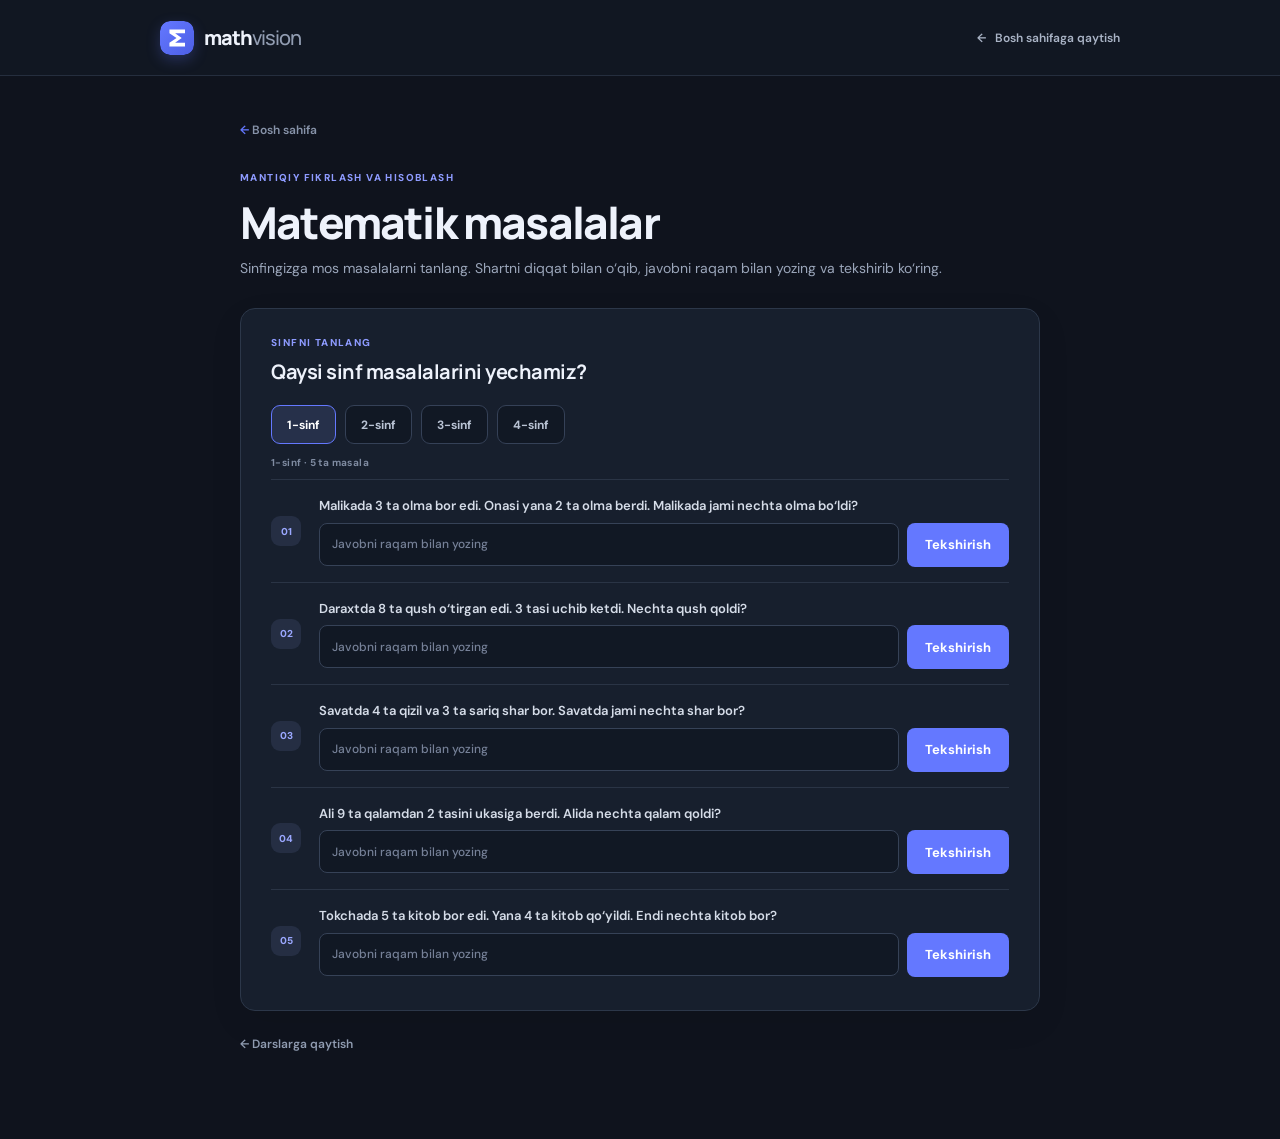
<file: masalalar.html>
<!doctype html>
<html lang="uz">
  <head>
    <meta charset="UTF-8" />
    <meta name="viewport" content="width=device-width, initial-scale=1.0" />
    <meta name="theme-color" content="#0f131d" />
    <meta name="description" content="1–4-sinf o‘quvchilari uchun matematik masalalar." />
    <title>Matematik masalalar — Math Vision</title>
    <link rel="icon" href="logo.svg" type="image/svg+xml" />
    <link rel="preconnect" href="https://fonts.googleapis.com" />
    <link rel="preconnect" href="https://fonts.gstatic.com" crossorigin />
    <link href="https://fonts.googleapis.com/css2?family=DM+Sans:wght@400;500;600;700;800&family=Manrope:wght@400;500;600;700;800&display=swap" rel="stylesheet" />
    <link rel="stylesheet" href="dars.css" />
  </head>
  <body>
    <header class="lesson-header">
      <a class="brand" href="index.html"><img class="brand-mark" src="logo.svg" alt="Math Vision logosi" /><span>math<span class="brand-light">vision</span></span></a>
      <a class="back-link" href="index.html">← <span>Bosh sahifaga qaytish</span></a>
    </header>
    <main class="lesson-page">
      <a class="back-small" href="index.html#practice">← Bosh sahifa</a>
      <section class="lesson-intro">
        <span class="lesson-tag">MANTIQIY FIKRLASH VA HISOBLASH</span>
        <h1>Matematik masalalar</h1>
        <p>Sinfingizga mos masalalarni tanlang. Shartni diqqat bilan o‘qib, javobni raqam bilan yozing va tekshirib ko‘ring.</p>
      </section>
      <section class="practice-card problems-card" aria-labelledby="problems-title">
        <div class="section-kicker">SINFNI TANLANG</div>
        <h2 id="problems-title">Qaysi sinf masalalarini yechamiz?</h2>
        <div class="grade-tabs" role="group" aria-label="Sinfni tanlang">
          <button type="button" class="grade-tab selected" data-grade="1" aria-pressed="true">1-sinf</button>
          <button type="button" class="grade-tab" data-grade="2" aria-pressed="false">2-sinf</button>
          <button type="button" class="grade-tab" data-grade="3" aria-pressed="false">3-sinf</button>
          <button type="button" class="grade-tab" data-grade="4" aria-pressed="false">4-sinf</button>
        </div>
        <p class="problem-level" id="problem-level">1-sinf · 5 ta masala</p>
        <div id="problem-list" class="exercise-list"></div>
      </section>
      <a class="bottom-back" href="index.html#classes">← Darslarga qaytish</a>
    </main>
    <script>
      const problems = {
        1: [
          {q:'Malikada 3 ta olma bor edi. Onasi yana 2 ta olma berdi. Malikada jami nechta olma bo‘ldi?',a:'5'},
          {q:'Daraxtda 8 ta qush o‘tirgan edi. 3 tasi uchib ketdi. Nechta qush qoldi?',a:'5'},
          {q:'Savatda 4 ta qizil va 3 ta sariq shar bor. Savatda jami nechta shar bor?',a:'7'},
          {q:'Ali 9 ta qalamdan 2 tasini ukasiga berdi. Alida nechta qalam qoldi?',a:'7'},
          {q:'Tokchada 5 ta kitob bor edi. Yana 4 ta kitob qo‘yildi. Endi nechta kitob bor?',a:'9'}
        ],
        2: [
          {q:'Kutubxonada 24 ta ertak kitobi bor edi. Yana 13 ta kitob olib kelindi. Jami nechta kitob bo‘ldi?',a:'37'},
          {q:'Bog‘da 42 ta olma pishdi. 18 tasi uzib olindi. Daraxtda nechta olma qoldi?',a:'24'},
          {q:'Sinfda 16 nafar qiz va 13 nafar o‘g‘il bola bor. Sinfda jami nechta o‘quvchi bor?',a:'29'},
          {q:'Do‘konda 50 ta daftar bor edi. 24 tasi sotildi. Nechta daftar qoldi?',a:'26'},
          {q:'Sayohatga 35 nafar bola ketdi, keyin yana 12 nafar bola qo‘shildi. Jami nechta bola bo‘ldi?',a:'47'}
        ],
        3: [
          {q:'Maktab bog‘ida 125 tup olma va 86 tup o‘rik daraxti bor. Jami nechta daraxt bor?',a:'211'},
          {q:'Omborda 360 ta kitob bor edi. Yana 125 ta kitob keltirildi. Endi nechta kitob bo‘ldi?',a:'485'},
          {q:'Do‘konda 500 metr mato bor edi. 175 metri sotildi. Necha metr mato qoldi?',a:'325'},
          {q:'Har birida 6 tadan daftar bo‘lgan 4 ta quti bor. Qutilarda jami nechta daftar bor?',a:'24'},
          {q:'Sayohatchilar 245 metr yo‘l yurdi, keyin yana 178 metr yurdi. Jami necha metr yurishdi?',a:'423'}
        ],
        4: [
          {q:'Kutubxonada 125 000 ta kitob bor edi. Yana 84 500 ta kitob keltirildi. Jami nechta kitob bo‘ldi?',a:'209500'},
          {q:'Bir yo‘lning uzunligi 2 500 metr, ikkinchisiniki 1 500 metr. Ikki yo‘l birgalikda necha metr?',a:'4000'},
          {q:'Bir shaharda 456 210 kishi, boshqasida 398 999 kishi yashaydi. Birinchi shaharda nechta kishi ko‘p?',a:'57211'},
          {q:'To‘g‘ri to‘rtburchakning tomonlari 25 sm va 18 sm. Uning perimetri necha santimetr?',a:'86'},
          {q:'Fermer 1 200 kg olma terdi. Har biri 250 kg dan 3 ta qutiga yana olma joyladi. Jami qancha kg olma bo‘ldi?',a:'1950'}
        ]
      };
      const problemList=document.querySelector('#problem-list');
      const tabs=document.querySelectorAll('.grade-tab');
      const problemLevel=document.querySelector('#problem-level');
      function renderProblems(grade){
        problemLevel.textContent=`${grade}-sinf · 5 ta masala`;
        problemList.replaceChildren();
        problems[grade].forEach((problem,index)=>{
          const item=document.createElement('article');
          item.className='exercise word-problem';
          item.innerHTML=`<span class="exercise-number">${String(index+1).padStart(2,'0')}</span><label class="exercise-question" for="problem-answer-${index}">${problem.q}</label><div class="answer-row"><input id="problem-answer-${index}" type="number" inputmode="numeric" autocomplete="off" aria-label="Masala ${index+1} javobi" placeholder="Javobni raqam bilan yozing"><button type="button" data-answer="${problem.a}" data-index="${index}">Tekshirish</button></div><p class="answer-feedback" aria-live="polite"></p>`;
          problemList.append(item);
        });
      }
      tabs.forEach((tab)=>tab.addEventListener('click',()=>{
        tabs.forEach((button)=>{const selected=button===tab;button.classList.toggle('selected',selected);button.setAttribute('aria-pressed',String(selected));});
        renderProblems(tab.dataset.grade);
      }));
      problemList.addEventListener('click',(event)=>{
        const button=event.target.closest('button[data-answer]');
        if(!button)return;
        const input=document.querySelector(`#problem-answer-${button.dataset.index}`);
        const feedback=button.closest('.exercise').querySelector('.answer-feedback');
        if(input.value===''){
          feedback.textContent='Javobni yozib ko‘ring.';
          feedback.className='answer-feedback feedback-neutral';
        }else if(input.value===button.dataset.answer){
          feedback.textContent='To‘g‘ri javob! Barakalla.';
          feedback.className='answer-feedback feedback-correct';
        }else{
          feedback.textContent='Javob mos kelmadi. Masala shartini yana bir bor hisoblab ko‘ring.';
          feedback.className='answer-feedback feedback-wrong';
        }
      });
      renderProblems('1');
    </script>
  </body>
</html>
</file>
<file: dars.css>
:root {
  color-scheme: dark;
  --bg: #0f131d;
  --surface: #171f2d;
  --surface-light: #1d2737;
  --line: #2c3749;
  --text: #eef2fb;
  --muted: #9ba6ba;
  --blue: #6478ff;
  --green: #49bda1;
  --font: "DM Sans", sans-serif;
  --display: "Manrope", sans-serif;
}
* {
  box-sizing: border-box;
}
html {
  scroll-behavior: smooth;
}
body {
  margin: 0;
  min-height: 100vh;
  background: var(--bg);
  color: var(--text);
  font-family: var(--font);
  -webkit-font-smoothing: antialiased;
}
.lesson-header {
  height: 76px;
  padding: 0 max(28px, calc((100vw - 960px) / 2));
  display: flex;
  align-items: center;
  justify-content: space-between;
  background: #111722;
  border-bottom: 1px solid #252e3e;
}
.brand {
  display: flex;
  align-items: center;
  gap: 10px;
  color: var(--text);
  font: 800 20px var(--display);
  letter-spacing: -1px;
  text-decoration: none;
}
.brand-mark {
  display: block;
  width: 34px;
  height: 34px;
  border-radius: 10px;
  object-fit: cover;
  box-shadow: 0 5px 14px #6478ff40;
}
.brand-light {
  color: #929db2;
  font-weight: 500;
}
.back-link,
.back-small,
.bottom-back {
  color: #aab4c6;
  text-decoration: none;
  font-size: 12px;
  font-weight: 600;
}
.back-link {
  display: flex;
  align-items: center;
  gap: 9px;
}
.back-link:first-letter,
.back-small:first-letter {
  color: var(--blue);
}
.back-link:hover,
.back-small:hover,
.bottom-back:hover {
  color: white;
}
.lesson-page {
  width: min(800px, calc(100% - 40px));
  margin: 42px auto 80px;
}
.back-small {
  display: inline-block;
  margin-bottom: 27px;
  color: #8793a9;
}
.lesson-intro {
  margin-bottom: 28px;
}
.lesson-tag,
.section-kicker {
  color: #8e9bff;
  font-size: 10px;
  font-weight: 800;
  letter-spacing: 1.4px;
}
.lesson-intro h1 {
  font: 800 clamp(31px, 5vw, 44px)/1.15 var(--display);
  letter-spacing: -1.8px;
  margin: 11px 0 9px;
}
.lesson-intro p,
.practice-hint {
  color: var(--muted);
  font-size: 14px;
  line-height: 1.7;
  margin: 0;
}
.lesson-intro .source-note {
  margin-top: 8px;
  color: #7f8ba1;
  font-size: 10px;
}
.learn-card,
.practice-card {
  background: var(--surface);
  border: 1px solid var(--line);
  border-radius: 15px;
  padding: 27px 30px;
  margin-bottom: 18px;
  box-shadow: 0 12px 35px #00000012;
}
.learn-card h2,
.practice-card h2 {
  font: 700 20px var(--display);
  letter-spacing: -0.5px;
  margin: 9px 0 9px;
}
.learn-card > p {
  font-size: 13px;
  line-height: 1.8;
  color: #c0c8d6;
  margin: 0;
}
.example-box {
  margin-top: 23px;
  background: #111a27;
  border: 1px solid #29374a;
  border-radius: 11px;
  padding: 17px 19px;
}
.example-label {
  font-size: 9px;
  letter-spacing: 1.2px;
  font-weight: 800;
  color: #8e9bff;
}
.example-box > div {
  font: 800 clamp(23px, 5vw, 32px) var(--display);
  color: #74d3b8;
  margin: 9px 0 4px;
}
.example-box p {
  margin: 0;
  color: #9da9bc;
  font-size: 11px;
  line-height: 1.6;
}
.practice-card {
  padding-bottom: 18px;
}
.practice-hint {
  font-size: 12px;
  margin-bottom: 19px;
}
.grade-tabs {
  display: flex;
  flex-wrap: wrap;
  gap: 9px;
  margin: 20px 0 12px;
}
.grade-tab {
  min-height: 39px;
  border: 1px solid #354157;
  border-radius: 9px;
  background: #111824;
  color: #b9c3d4;
  padding: 0 15px;
  font: 700 12px var(--font);
  cursor: pointer;
}
.grade-tab:hover,
.grade-tab.selected {
  border-color: #6478ff;
  background: #26304a;
  color: white;
}
.problem-level {
  margin: 0 0 10px;
  color: #7f8ba1;
  font-size: 10px;
  font-weight: 700;
  letter-spacing: .4px;
}
.word-problem .exercise-question {
  font: 600 13px/1.65 var(--font);
  color: #d5dce8;
}
.word-problem .answer-row input {
  height: 43px;
}
.topic-list .topic-card {
  margin-bottom: 15px;
  padding-top: 23px;
  padding-bottom: 23px;
}
.topic-number {
  color: #8e9bff;
  font-size: 9px;
  font-weight: 800;
  letter-spacing: 1.2px;
}
.topic-card h2 {
  margin-top: 8px;
}
.topic-card .example-box {
  margin-top: 17px;
}
.extra-examples {
  display: grid;
  grid-template-columns: repeat(2, minmax(0, 1fr));
  gap: 9px;
  margin-top: 10px;
}
.extra-examples p {
  margin: 0;
  padding: 12px 14px;
  border: 1px solid #2a3547;
  border-radius: 9px;
  background: #141c29;
  color: #aab5c8;
  font-size: 11px;
  line-height: 1.6;
}
.extra-examples b,
.extra-examples strong {
  color: #dbe2f0;
}
.quiz-question {
  min-width: 0;
  margin: 0;
  padding: 17px 0;
  border: 0;
  border-top: 1px solid #2a3445;
}
.quiz-question legend {
  width: 100%;
  padding: 0;
  font: 700 14px/1.5 var(--display);
}
.quiz-question legend span {
  color: #8e9bff;
  margin-right: 6px;
}
.quiz-options {
  display: flex;
  flex-wrap: wrap;
  gap: 9px;
  margin-top: 12px;
}
.quiz-options label {
  position: relative;
  cursor: pointer;
}
.quiz-options input {
  position: absolute;
  opacity: 0;
  pointer-events: none;
}
.quiz-options label span {
  display: inline-flex;
  min-height: 37px;
  align-items: center;
  border: 1px solid #354157;
  border-radius: 8px;
  background: #111824;
  color: #d2d9e6;
  padding: 8px 13px;
  font-size: 12px;
  transition:
    border-color 0.15s,
    background 0.15s;
}
.quiz-options input:checked + span {
  border-color: #7182ff;
  background: #26304a;
  color: white;
}
.quiz-options input:focus-visible + span {
  outline: 2px solid #9ca8ff;
  outline-offset: 2px;
}
.quiz-submit {
  min-height: 46px;
  margin-top: 12px;
  border: 0;
  border-radius: 9px;
  background: #6478ff;
  color: white;
  padding: 0 20px;
  font: 700 13px var(--font);
  cursor: pointer;
}
.quiz-submit:hover {
  background: #5268ed;
}
.quiz-result {
  margin-top: 14px;
  font-size: 13px;
  font-weight: 700;
}
.quiz-result:empty {
  display: none;
}
.result-success {
  color: #64d2ac;
}
.result-reminder {
  color: #ffd07a;
}
.exercise {
  position: relative;
  display: grid;
  grid-template-columns: 38px 1fr;
  gap: 6px 10px;
  align-items: center;
  padding: 15px 0;
  border-top: 1px solid #2a3445;
}
.exercise-number {
  grid-row: span 2;
  display: grid;
  place-items: center;
  width: 30px;
  height: 30px;
  border-radius: 9px;
  background: #252e43;
  color: #9ba8ff;
  font-size: 10px;
  font-weight: 800;
}
.exercise-question {
  font: 700 14px var(--display);
  line-height: 1.5;
}
.answer-row {
  display: flex;
  gap: 8px;
}
.answer-row input {
  min-width: 0;
  flex: 1;
  height: 39px;
  padding: 0 12px;
  border: 1px solid #364257;
  border-radius: 8px;
  background: #111824;
  color: var(--text);
  font: 500 12px var(--font);
  outline: none;
}
.answer-row input:focus {
  border-color: #7485ff;
  box-shadow: 0 0 0 3px #6478ff24;
}
.answer-row input::placeholder {
  color: #768198;
}
.answer-row button {
  min-height: 44px;
  border: 0;
  border-radius: 8px;
  background: #6478ff;
  color: white;
  padding: 0 18px;
  font: 700 13px var(--font);
  cursor: pointer;
  transition: background 0.18s;
}
.answer-row button:hover {
  background: #5268ed;
}
.answer-feedback {
  grid-column: 2;
  margin: 1px 0 0;
  min-height: 0;
  font-size: 11px;
  font-weight: 600;
}
.answer-feedback:empty {
  display: none;
}
.feedback-neutral {
  color: #9ba6ba;
}
.feedback-correct {
  color: #64d2ac;
}
.feedback-wrong {
  color: #ff9b91;
}
.bottom-back {
  display: inline-block;
  margin: 7px 0;
  color: #8f9bb0;
}
.bottom-back:hover {
  color: white;
}
@media (max-width: 600px) {
  .lesson-header {
    height: 66px;
    padding: 0 19px;
  }
  .brand {
    font-size: 18px;
  }
  .brand-mark {
    width: 31px;
    height: 31px;
  }
  .back-link {
    font-size: 0;
  }
  .back-link:first-letter {
    font-size: 19px;
  }
  .lesson-page {
    width: calc(100% - 34px);
    margin: 30px auto 55px;
  }
  .back-small {
    margin-bottom: 22px;
  }
  .learn-card,
  .practice-card {
    padding: 21px 18px;
    border-radius: 12px;
  }
  .learn-card h2,
  .practice-card h2 {
    font-size: 18px;
  }
  .learn-card > p {
    font-size: 12px;
  }
  .topic-list .topic-card {
    padding-top: 19px;
    padding-bottom: 19px;
  }
  .extra-examples {
    grid-template-columns: 1fr;
    gap: 7px;
  }
  .quiz-question legend {
    font-size: 12px;
  }
  .quiz-options {
    gap: 7px;
  }
  .quiz-options label span {
    padding: 8px 10px;
    font-size: 11px;
  }
  .example-box {
    padding: 15px;
  }
  .exercise {
    grid-template-columns: 31px 1fr;
    gap: 7px;
  }
  .exercise-number {
    width: 27px;
    height: 27px;
  }
  .exercise-question {
    font-size: 12px;
  }
  .word-problem .exercise-question {
    font-size: 12px;
  }
  .answer-row button {
    padding: 0 12px;
    font-size: 11px;
  }
  .answer-feedback {
    font-size: 10px;
  }
}
</file>
